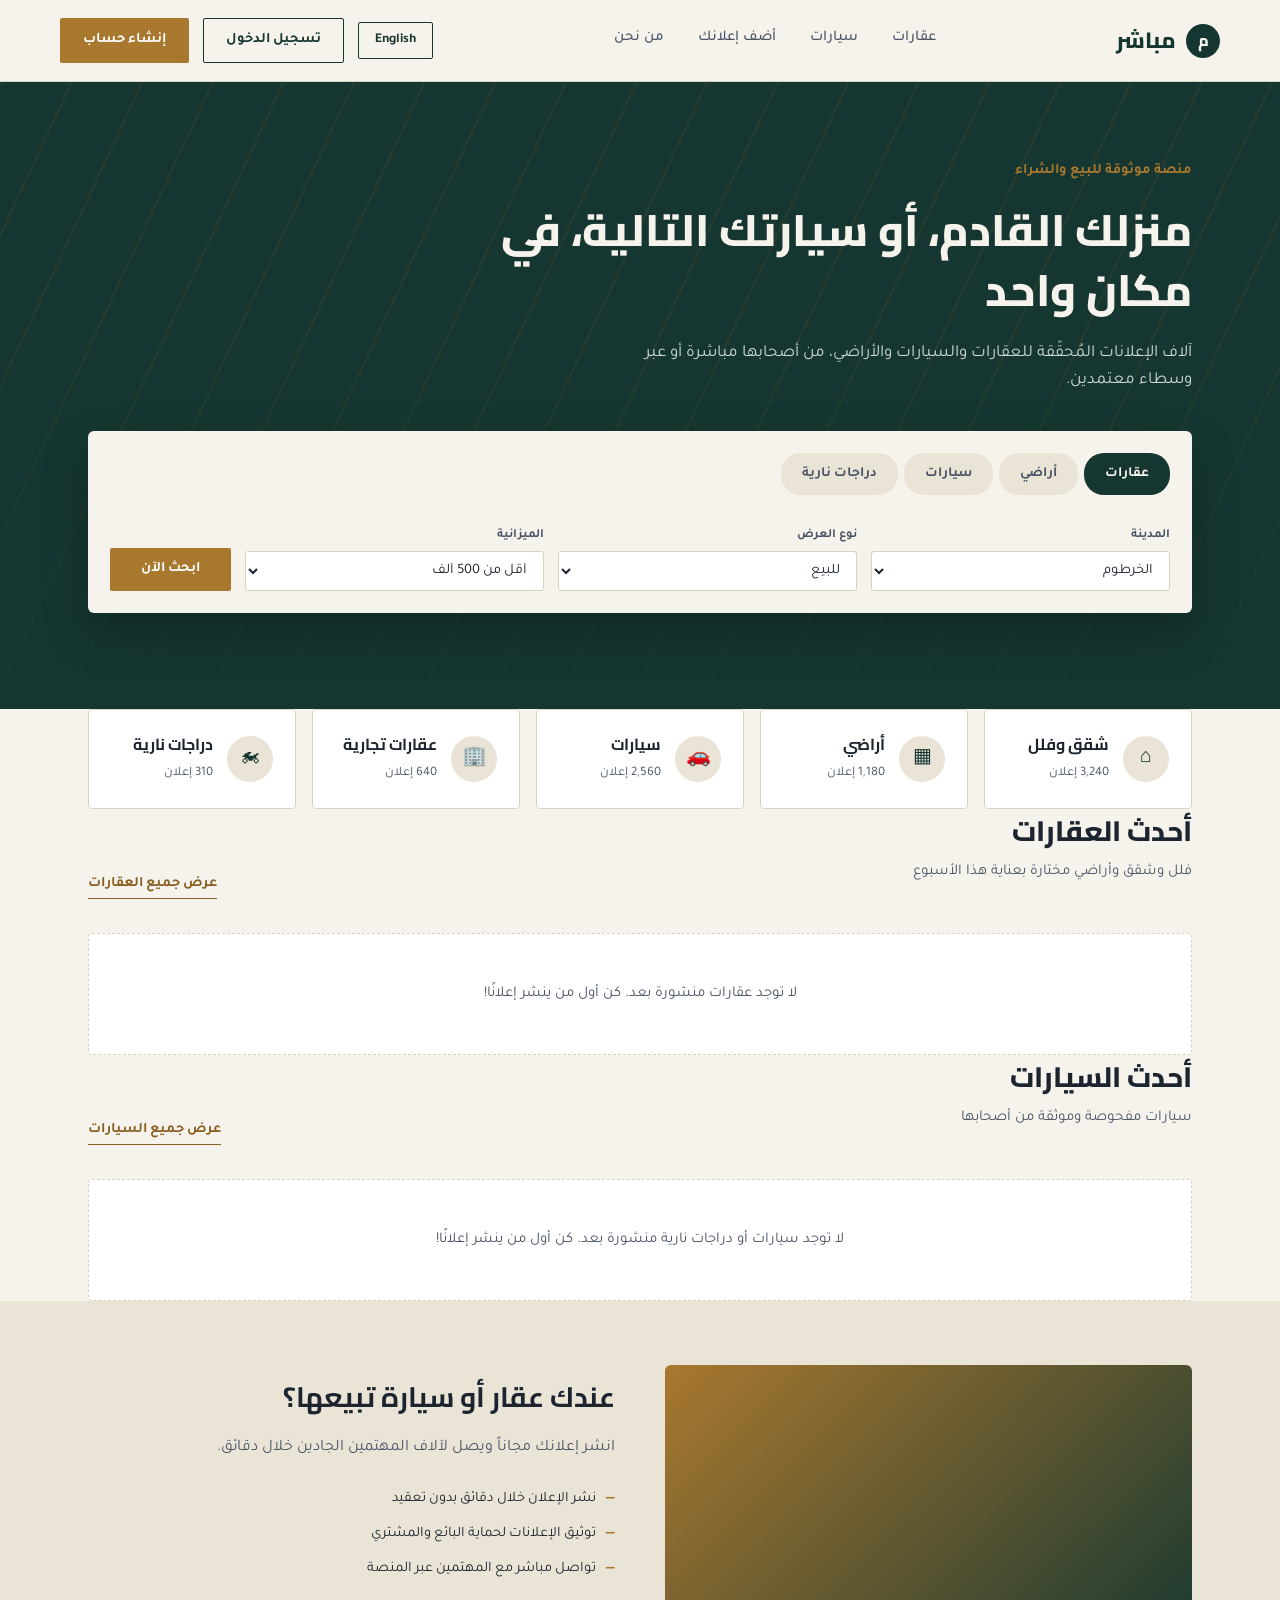
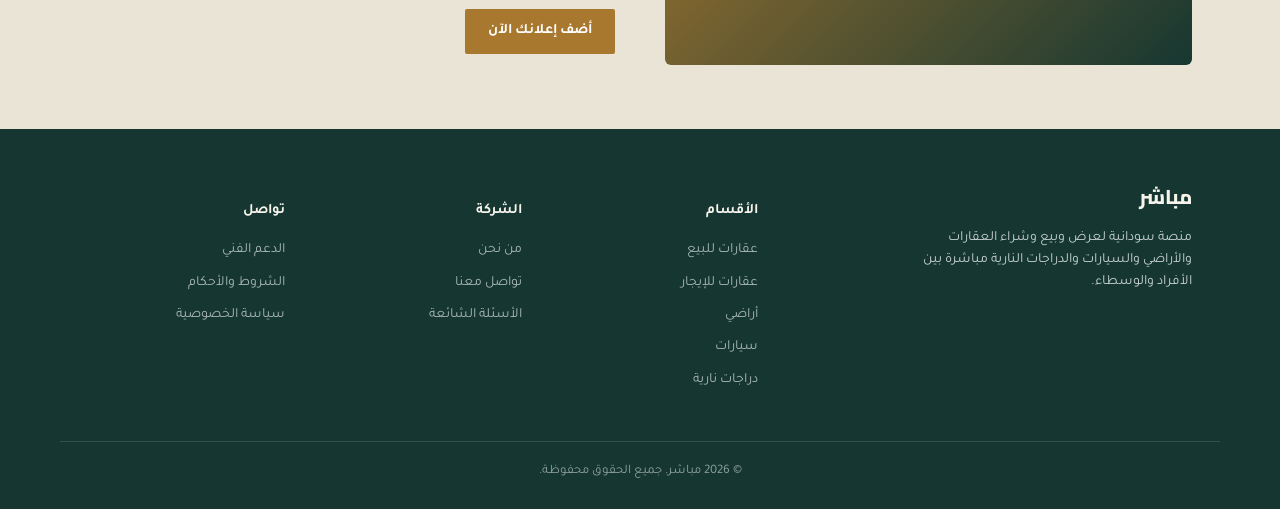
<file: version 0.1/index.html>
<!DOCTYPE html>
<html lang="ar" dir="rtl">
<head>
<meta charset="UTF-8">
<meta name="viewport" content="width=device-width, initial-scale=1.0">
<title data-i18n-title="meta.home.title">مباشر | عقارات وسيارات للبيع والإيجار</title>
<link rel="preconnect" href="https://fonts.googleapis.com">
<link rel="preconnect" href="https://fonts.gstatic.com" crossorigin>
<link href="https://fonts.googleapis.com/css2?family=Tajawal:wght@400;500;700;900&family=Cairo:wght@400;600;800&display=swap" rel="stylesheet">
<link rel="stylesheet" href="styles.css">
</head>
<body>

<header>
  <div class="wrap nav-row">
    <div class="brand"><span class="brand-mark" id="brandAvatar">م</span> <span data-i18n="brand.name">مباشر</span></div>
    <nav class="links">
      <a href="#realestate" data-i18n="nav.realestate">عقارات</a>
      <a href="#cars" data-i18n="nav.cars">سيارات</a>
      <a href="add-listing.html" data-i18n="nav.addListing">أضف إعلانك</a>
      <a href="my-listings.html" id="navMyListingsLink" data-i18n="nav.myListings" style="display:none;">إعلاناتي</a>
      <a href="messages.html" id="navMessagesLink" data-i18n="nav.messages" style="display:none;">رسائلي</a>
      <a href="subscription.html" id="navSubscriptionLink" data-i18n="nav.subscription" style="display:none;">اشتراكي</a>
      <a href="#about" data-i18n="nav.about">من نحن</a>
    </nav>
    <div class="auth-actions" id="authActions">
      <div class="header-user-badge" id="headerUserBadge">
        <span class="header-user-avatar" id="headerUserAvatar">م</span>
        <span class="header-user-name" id="headerUserName"></span>
      </div>
      <button type="button" class="btn btn-ghost lang-toggle" id="langToggle">English</button>
      <a class="btn btn-ghost" href="login.html" id="navLoginBtn" data-i18n="auth.login">تسجيل الدخول</a>
      <a class="btn btn-solid" href="signup.html" id="navSignupBtn" data-i18n="auth.signup">إنشاء حساب</a>
    </div>
  </div>
</header>

<div class="maintenance-banner" id="maintenanceBanner" style="display:none;"></div>

<section class="hero">
  <div class="wrap hero-inner">
    <div class="hero-eyebrow" data-i18n="hero.eyebrow">منصة موثوقة للبيع والشراء</div>
    <h1 data-i18n="hero.title">منزلك القادم، أو سيارتك التالية، في مكان واحد</h1>
    <p data-i18n="hero.subtitle">آلاف الإعلانات المُحقّقة للعقارات والسيارات والأراضي، من أصحابها مباشرة أو عبر وسطاء معتمدين.</p>

    <div class="search-panel">
      <div class="search-tabs">
        <div class="search-tab active" data-i18n="search.tab.realestate">عقارات</div>
        <div class="search-tab" data-i18n="search.tab.land">أراضي</div>
        <div class="search-tab" data-i18n="search.tab.cars">سيارات</div>
        <div class="search-tab" data-i18n="search.tab.moto">دراجات نارية</div>
      </div>
      <div class="field">
        <label data-i18n="search.city.label">المدينة</label>
        <select>
          <option data-i18n="city.khartoum">الخرطوم</option>
          <option data-i18n="city.omdurman">أم درمان</option>
          <option data-i18n="city.bahri">بحري</option>
          <option data-i18n="city.madani">مدني</option>
          <option data-i18n="city.portsudan">بورتسودان</option>
          <option data-i18n="city.kassala">كسلا</option>
          <option data-i18n="city.elobeid">الأبيض</option>
          <option data-i18n="city.nyala">نيالا</option>
          <option data-i18n="city.elfasher">الفاشر</option>
          <option data-i18n="city.elgeneina">الجنينة</option>
          <option data-i18n="city.kosti">كوستي</option>
          <option data-i18n="city.sennar">سنار</option>
          <option data-i18n="city.eddamazin">الدمازين</option>
          <option data-i18n="city.atbara">عطبرة</option>
          <option data-i18n="city.dongola">دنقلا</option>
          <option data-i18n="city.gadarif">القضارف</option>
          <option data-i18n="city.shendi">شندي</option>
          <option data-i18n="city.kadugli">كادقلي</option>
          <option data-i18n="city.zalingei">زالنجي</option>
          <option data-i18n="city.eddamer">الدامر</option>
        </select>
      </div>
      <div class="field">
        <label data-i18n="search.offerType.label">نوع العرض</label>
        <select>
          <option data-i18n="offer.sale">للبيع</option>
          <option data-i18n="offer.rent">للإيجار</option>
        </select>
      </div>
      <div class="field">
        <label data-i18n="search.budget.label">الميزانية</label>
        <select>
          <option data-i18n="budget.low">أقل من 500 ألف</option>
          <option data-i18n="budget.mid">500 ألف - مليون</option>
          <option data-i18n="budget.high">أكثر من مليون</option>
        </select>
      </div>
      <button class="btn btn-solid" data-i18n="search.cta">ابحث الآن</button>
    </div>
  </div>
</section>

<section class="wrap">
  <div class="category-strip">
    <div class="cat-card"><div class="cat-icon">⌂</div><div><h3 data-i18n="cat.apartments.title">شقق وفلل</h3><span data-i18n="cat.apartments.count">3٬240 إعلان</span></div></div>
    <div class="cat-card"><div class="cat-icon">▦</div><div><h3 data-i18n="cat.land.title">أراضي</h3><span data-i18n="cat.land.count">1٬180 إعلان</span></div></div>
    <div class="cat-card"><div class="cat-icon">🚗</div><div><h3 data-i18n="cat.cars.title">سيارات</h3><span data-i18n="cat.cars.count">2٬560 إعلان</span></div></div>
    <div class="cat-card"><div class="cat-icon">🏢</div><div><h3 data-i18n="cat.commercial.title">عقارات تجارية</h3><span data-i18n="cat.commercial.count">640 إعلان</span></div></div>
    <div class="cat-card"><div class="cat-icon">🏍</div><div><h3 data-i18n="cat.moto.title">دراجات نارية</h3><span data-i18n="cat.moto.count">310 إعلان</span></div></div>
  </div>
</section>

<section class="wrap" id="realestate">
  <div class="section-head">
    <div>
      <h2 data-i18n="realestate.heading">أحدث العقارات</h2>
      <p data-i18n="realestate.sub">فلل وشقق وأراضي مختارة بعناية هذا الأسبوع</p>
    </div>
    <a class="see-all" href="#" data-i18n="realestate.seeAll">عرض جميع العقارات</a>
  </div>
  <div class="grid" id="realestateGrid">
    <!-- تُعرض الإعلانات المنشورة فعليًا هنا تلقائيًا -->
  </div>
</section>

<section class="wrap" id="cars">
  <div class="section-head">
    <div>
      <h2 data-i18n="cars.heading">أحدث السيارات</h2>
      <p data-i18n="cars.sub">سيارات مفحوصة وموثقة من أصحابها</p>
    </div>
    <a class="see-all" href="#" data-i18n="cars.seeAll">عرض جميع السيارات</a>
  </div>
  <div class="grid" id="vehiclesGrid">
    <!-- تُعرض الإعلانات المنشورة فعليًا هنا تلقائيًا -->
  </div>
</section>

<section class="promo" id="sell">
  <div class="wrap promo-inner">
    <div class="promo-media"></div>
    <div class="promo-text">
      <h2 data-i18n="promo.heading">عندك عقار أو سيارة تبيعها؟</h2>
      <p data-i18n="promo.sub">انشر إعلانك مجاناً ويصل لآلاف المهتمين الجادين خلال دقائق.</p>
      <ul class="promo-list">
        <li data-i18n="promo.point1">نشر الإعلان خلال دقائق بدون تعقيد</li>
        <li data-i18n="promo.point2">توثيق الإعلانات لحماية البائع والمشتري</li>
        <li data-i18n="promo.point3">تواصل مباشر مع المهتمين عبر المنصة</li>
      </ul>
      <a class="btn btn-solid" href="add-listing.html" data-i18n="promo.cta">أضف إعلانك الآن</a>
    </div>
  </div>
</section>

<footer id="about">
  <div class="wrap foot-grid">
    <div>
      <div class="foot-brand" data-i18n="brand.name">مباشر</div>
      <p style="max-width:280px; font-size:14px;" data-i18n="footer.about">منصة سودانية لعرض وبيع وشراء العقارات والأراضي والسيارات والدراجات النارية مباشرة بين الأفراد والوسطاء.</p>
    </div>
    <div>
      <h4 data-i18n="footer.sections.heading">الأقسام</h4>
      <ul>
        <li data-i18n="footer.sections.saleRealestate">عقارات للبيع</li>
        <li data-i18n="footer.sections.rentRealestate">عقارات للإيجار</li>
        <li data-i18n="footer.sections.land">أراضي</li>
        <li data-i18n="footer.sections.cars">سيارات</li>
        <li data-i18n="footer.sections.moto">دراجات نارية</li>
      </ul>
    </div>
    <div>
      <h4 data-i18n="footer.company.heading">الشركة</h4>
      <ul>
        <li data-i18n="footer.company.about">من نحن</li>
        <li data-i18n="footer.company.contact">تواصل معنا</li>
        <li data-i18n="footer.company.faq">الأسئلة الشائعة</li>
      </ul>
    </div>
    <div>
      <h4 data-i18n="footer.contact.heading">تواصل</h4>
      <ul>
        <li data-i18n="footer.contact.support">الدعم الفني</li>
        <li><a href="terms.html" data-i18n="footer.contact.terms">الشروط والأحكام</a></li>
        <li><a href="privacy.html" data-i18n="footer.contact.privacy">سياسة الخصوصية</a></li>
      </ul>
    </div>
  </div>
  <div class="wrap foot-bottom" data-i18n="footer.copyright">© 2026 مباشر. جميع الحقوق محفوظة.</div>
</footer>

<div class="modal-overlay" id="profileModal">
  <div class="modal profile-modal">
    <button type="button" class="modal-close" id="closeProfile">×</button>
    <h3 data-i18n="profile.title">الملف الشخصي</h3>

    <div class="profile-photo-row">
      <div class="profile-photo-preview" id="profilePhotoPreview">م</div>
      <div>
        <label class="btn btn-ghost profile-photo-btn" for="profilePhotoInput" data-i18n="profile.changePhotoBtn">تغيير الصورة</label>
        <input type="file" id="profilePhotoInput" accept="image/*" style="display:none;">
      </div>
    </div>
    <div class="profile-account-info">
      <div class="profile-info-name" id="profileName"></div>
      <div class="profile-info-email" id="profileEmail"></div>
    </div>

    <div class="form-status" id="profileStatus"></div>

    <div class="form-field" id="profileAddressField">
      <label for="profileAddress" data-i18n="profile.addressLabel">العنوان</label>
      <input type="text" id="profileAddress" data-i18n-placeholder="profile.addressPlaceholder" placeholder="أدخل عنوانك">
    </div>
    <button type="button" class="btn btn-solid" id="saveAddressBtn" data-i18n="profile.saveAddressBtn" style="width:100%; margin-bottom:22px;">حفظ العنوان</button>

    <div class="form-section-title" data-i18n="profile.changePasswordTitle" style="margin-top:0;">تغيير كلمة المرور</div>
    <div class="form-field" id="currentPasswordField">
      <label for="currentPassword" data-i18n="profile.currentPasswordLabel">كلمة المرور الحالية</label>
      <input type="password" id="currentPassword">
      <span class="error-msg" data-i18n="profile.currentPasswordError">كلمة المرور الحالية غير صحيحة</span>
    </div>
    <div class="form-field" id="newPasswordProfileField">
      <label for="newPasswordProfile" data-i18n="profile.newPasswordLabel">كلمة المرور الجديدة</label>
      <input type="password" id="newPasswordProfile">
      <span class="error-msg" data-i18n="error.password">كلمة المرور يجب ألا تقل عن 6 أحرف</span>
    </div>
    <div class="form-field" id="confirmNewPasswordProfileField">
      <label for="confirmNewPasswordProfile" data-i18n="profile.confirmNewPasswordLabel">تأكيد كلمة المرور الجديدة</label>
      <input type="password" id="confirmNewPasswordProfile">
      <span class="error-msg" data-i18n="error.confirmPassword">كلمتا المرور غير متطابقتين</span>
    </div>
    <button type="button" class="btn btn-solid" id="savePasswordBtn" data-i18n="profile.savePasswordBtn" style="width:100%;">تحديث كلمة المرور</button>
  </div>
</div>

<script src="script.js"></script>

</body>
</html>
</file>
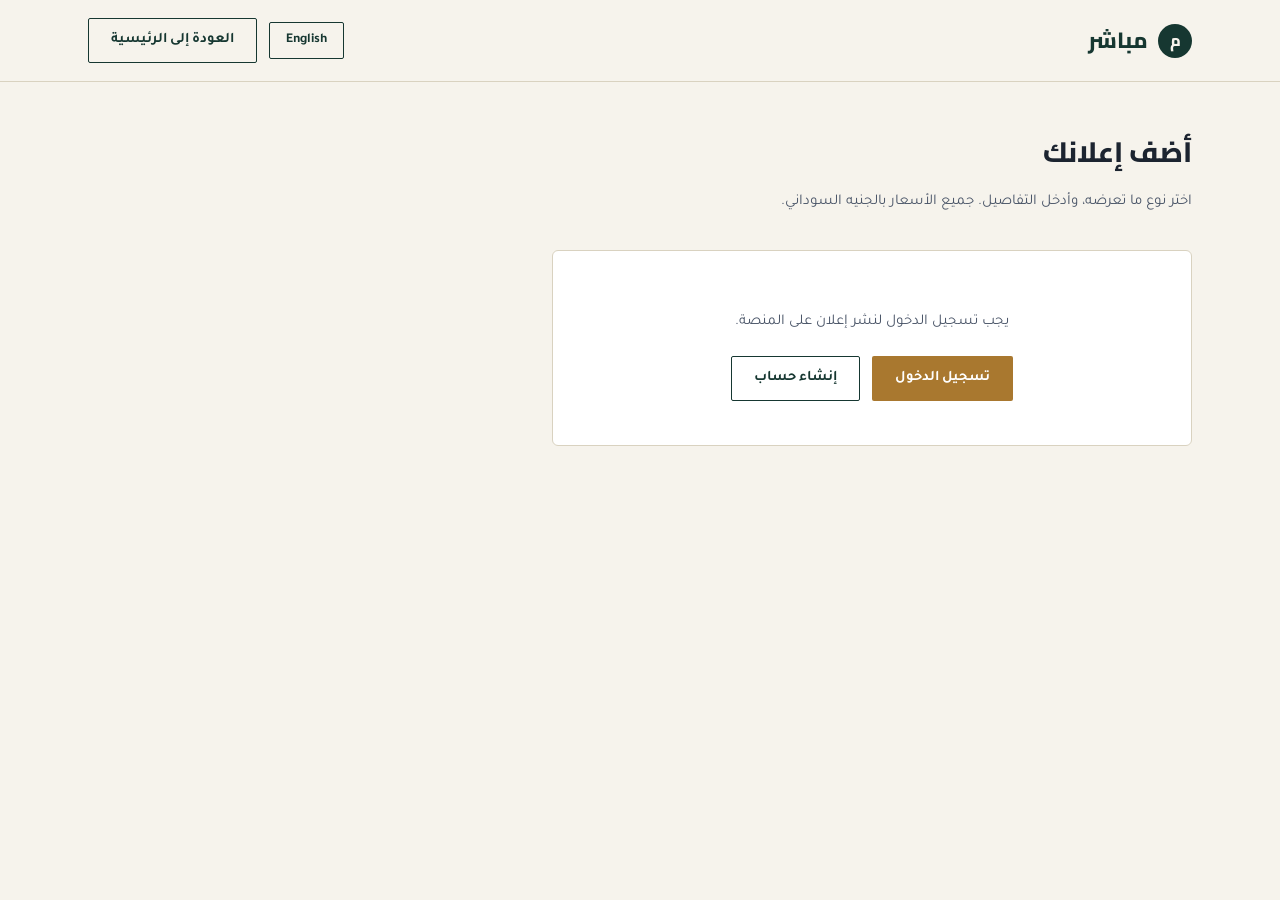
<file: version 0.1/add-listing.html>
<!DOCTYPE html>
<html lang="ar" dir="rtl">
<head>
<meta charset="UTF-8">
<meta name="viewport" content="width=device-width, initial-scale=1.0">
<title data-i18n-title="meta.listing.title">أضف إعلانك | مباشر</title>
<link rel="preconnect" href="https://fonts.googleapis.com">
<link rel="preconnect" href="https://fonts.gstatic.com" crossorigin>
<link href="https://fonts.googleapis.com/css2?family=Tajawal:wght@400;500;700;900&family=Cairo:wght@400;600;800&display=swap" rel="stylesheet">
<link rel="stylesheet" href="styles.css">
</head>
<body class="listing-page">

<header class="listing-header">
  <div class="wrap">
    <div class="brand"><span class="brand-mark" id="brandAvatar">م</span> <span data-i18n="brand.name">مباشر</span></div>
    <div style="display:flex; align-items:center; gap:12px;">
      <div class="header-user-badge" id="headerUserBadge">
        <span class="header-user-avatar" id="headerUserAvatar">م</span>
        <span class="header-user-name" id="headerUserName"></span>
      </div>
      <button type="button" class="btn btn-ghost lang-toggle" id="langToggle">English</button>
      <a class="btn btn-ghost" href="index.html" data-i18n="auth.backHomeShort">العودة إلى الرئيسية</a>
    </div>
  </div>
</header>

<main class="listing-main">
  <div class="wrap">
    <div class="listing-intro">
      <h1 data-i18n="listingPage.heading">أضف إعلانك</h1>
      <p data-i18n="listingPage.sub">اختر نوع ما تعرضه، وأدخل التفاصيل. جميع الأسعار بالجنيه السوداني.</p>
    </div>

    <!-- يظهر فقط للزائر غير المسجّل دخوله -->
    <div class="listing-form-card auth-required-notice" id="authRequiredNotice" style="display:none;">
      <p data-i18n="listingPage.authRequired">يجب تسجيل الدخول لنشر إعلان على المنصة.</p>
      <div class="auth-required-actions">
        <a class="btn btn-solid" href="login.html" data-i18n="auth.login">تسجيل الدخول</a>
        <a class="btn btn-ghost" href="signup.html" data-i18n="auth.signup">إنشاء حساب</a>
      </div>
    </div>

    <!-- يظهر عندما يكون الحساب غير مفعّل بعد (بانتظار المراجعة أو انتهت التجربة) -->
    <div class="listing-form-card auth-required-notice" id="subscriptionRequiredNotice" style="display:none;">
      <p id="subscriptionRequiredMessage"></p>
      <div class="auth-required-actions">
        <a class="btn btn-solid" href="subscription.html" data-i18n="subscription.goToSubscriptionBtn">إدارة الاشتراك</a>
      </div>
    </div>

    <div class="listing-form-card" id="listingFormCard">
      <div class="form-status" id="formStatus"></div>

      <form id="listingForm" novalidate>

        <div class="form-section-title" data-i18n="listingPage.categoryTitle">نوع الإعلان</div>
        <div class="category-picker" id="categoryPicker">
          <div class="category-option" data-category="land"><span class="cat-emoji">▦</span><span data-i18n="listingPage.cat.land">قطعة أرض</span></div>
          <div class="category-option" data-category="residential"><span class="cat-emoji">⌂</span><span data-i18n="listingPage.cat.residential">عقار سكني</span></div>
          <div class="category-option" data-category="commercial"><span class="cat-emoji">🏢</span><span data-i18n="listingPage.cat.commercial">عقار تجاري</span></div>
          <div class="category-option" data-category="car"><span class="cat-emoji">🚗</span><span data-i18n="listingPage.cat.car">سيارة</span></div>
          <div class="category-option" data-category="motorcycle"><span class="cat-emoji">🏍</span><span data-i18n="listingPage.cat.motorcycle">دراجة نارية</span></div>
        </div>
        <div class="form-field" id="categoryField" style="margin-top:-14px; margin-bottom:26px;">
          <span class="error-msg" data-i18n="listingPage.categoryError">الرجاء اختيار نوع الإعلان</span>
        </div>

        <!-- كل الحقول التالية تظهر فقط بعد اختيار نوع الإعلان -->
        <div class="listing-details" id="detailsWrapper">

          <div class="form-section-title" data-i18n="listingPage.detailsTitle">بيانات الإعلان</div>
          <div class="form-grid-2">
            <div class="form-field" id="offerTypeField">
              <label for="offerType" data-i18n="search.offerType.label">نوع العرض</label>
              <select id="offerType">
                <option value="" data-i18n="field.choose">اختر...</option>
                <option value="sale" data-i18n="offer.sale">للبيع</option>
                <option value="rent" data-i18n="offer.rent">للإيجار</option>
              </select>
              <span class="error-msg" data-i18n="listingPage.offerTypeError">الرجاء اختيار نوع العرض</span>
            </div>
            <div class="form-field" id="priceField">
              <label for="price" data-i18n="listingPage.priceLabel">السعر (بالجنيه السوداني)</label>
              <input type="text" inputmode="numeric" id="price" placeholder="2,500,000">
              <span class="error-msg" data-i18n="listingPage.priceError">الرجاء إدخال سعر صحيح</span>
            </div>
            <div class="form-field" id="cityField" style="grid-column:1 / -1;">
              <label for="city" data-i18n="search.city.label">المدينة</label>
              <select id="city">
                <option value="" data-i18n="listingPage.cityChoose">اختر المدينة...</option>
                <option value="khartoum" data-i18n="city.khartoum">الخرطوم</option>
                <option value="omdurman" data-i18n="city.omdurman">أم درمان</option>
                <option value="bahri" data-i18n="city.bahri">بحري</option>
                <option value="madani" data-i18n="city.madani">مدني</option>
                <option value="portsudan" data-i18n="city.portsudan">بورتسودان</option>
                <option value="kassala" data-i18n="city.kassala">كسلا</option>
                <option value="elobeid" data-i18n="city.elobeid">الأبيض</option>
                <option value="nyala" data-i18n="city.nyala">نيالا</option>
                <option value="elfasher" data-i18n="city.elfasher">الفاشر</option>
                <option value="elgeneina" data-i18n="city.elgeneina">الجنينة</option>
                <option value="kosti" data-i18n="city.kosti">كوستي</option>
                <option value="sennar" data-i18n="city.sennar">سنار</option>
                <option value="eddamazin" data-i18n="city.eddamazin">الدمازين</option>
                <option value="atbara" data-i18n="city.atbara">عطبرة</option>
                <option value="dongola" data-i18n="city.dongola">دنقلا</option>
                <option value="gadarif" data-i18n="city.gadarif">القضارف</option>
                <option value="shendi" data-i18n="city.shendi">شندي</option>
                <option value="kadugli" data-i18n="city.kadugli">كادقلي</option>
                <option value="zalingei" data-i18n="city.zalingei">زالنجي</option>
                <option value="eddamer" data-i18n="city.eddamer">الدامر</option>
              </select>
              <span class="error-msg" data-i18n="listingPage.cityError">الرجاء اختيار المدينة</span>
            </div>
          </div>

          <!-- Land -->
          <div class="field-group" id="group-land">
            <div class="form-section-title" data-i18n="listingPage.landDetails">تفاصيل الأرض</div>
            <div class="form-grid-2">
              <div class="form-field" id="landAreaField">
                <label for="landArea" data-i18n="listingPage.areaLabel">المساحة (م²)</label>
                <input type="number" id="landArea" min="0" placeholder="500">
                <span class="error-msg" data-i18n="listingPage.areaError">الرجاء إدخال المساحة</span>
              </div>
              <div class="form-field" id="landTypeField">
                <label for="landType" data-i18n="listingPage.landTypeLabel">نوع الأرض</label>
                <select id="landType">
                  <option value="" data-i18n="field.choose">اختر...</option>
                  <option value="residential" data-i18n="landType.residential">سكنية</option>
                  <option value="commercial" data-i18n="landType.commercial">تجارية</option>
                  <option value="agricultural" data-i18n="landType.agricultural">زراعية</option>
                </select>
                <span class="error-msg" data-i18n="listingPage.landTypeError">الرجاء اختيار نوع الأرض</span>
              </div>
              <div class="form-field" id="landAddressField" style="grid-column:1 / -1;">
                <label for="landAddress" data-i18n="listingPage.addressLabel">العنوان</label>
                <input type="text" id="landAddress" data-i18n-placeholder="listingPage.addressPlaceholder" placeholder="الحي، الشارع، أقرب علامة مميزة">
                <span class="error-msg" data-i18n="listingPage.addressError">الرجاء إدخال العنوان</span>
              </div>
              <div class="form-field" id="landNumberField" style="grid-column:1 / -1;">
                <label for="landNumber" data-i18n="listingPage.landNumberLabel">رقم قطعة الأرض</label>
                <input type="text" id="landNumber" placeholder="مثال: 1234/56">
                <span class="error-msg" id="landNumberErrorMsg" data-i18n="listingPage.landNumberError">الرجاء إدخال رقم قطعة الأرض</span>
                <span class="hint" data-i18n="listingPage.internalOnlyHintProperty">لن يظهر هذا الرقم للعملاء، ويُستخدم داخليًا فقط لمنع تكرار نشر نفس العقار أو قطعة الأرض أكثر من مرة.</span>
              </div>
            </div>
          </div>

          <!-- Residential -->
          <div class="field-group" id="group-residential">
            <div class="form-section-title" data-i18n="listingPage.resDetails">تفاصيل العقار السكني</div>
            <div class="form-grid-2">
              <div class="form-field" id="resAreaField">
                <label for="resArea" data-i18n="listingPage.areaLabel">المساحة (م²)</label>
                <input type="number" id="resArea" min="0" placeholder="300">
                <span class="error-msg" data-i18n="listingPage.areaError">الرجاء إدخال المساحة</span>
              </div>
              <div class="form-field" id="resRoomsField">
                <label for="resRooms" data-i18n="listingPage.roomsLabel">عدد الغرف</label>
                <input type="number" id="resRooms" min="0" placeholder="4">
                <span class="error-msg" data-i18n="listingPage.roomsError">الرجاء إدخال عدد الغرف</span>
              </div>
              <div class="form-field" id="resBathsField">
                <label for="resBaths" data-i18n="listingPage.bathsLabel">عدد الحمامات</label>
                <input type="number" id="resBaths" min="0" placeholder="2">
                <span class="error-msg" data-i18n="listingPage.bathsError">الرجاء إدخال عدد الحمامات</span>
              </div>
              <div class="form-field" id="resAddressField" style="grid-column:1 / -1;">
                <label for="resAddress" data-i18n="listingPage.addressLabel">العنوان</label>
                <input type="text" id="resAddress" data-i18n-placeholder="listingPage.addressPlaceholder" placeholder="الحي، الشارع، أقرب علامة مميزة">
                <span class="error-msg" data-i18n="listingPage.addressError">الرجاء إدخال العنوان</span>
              </div>
              <div class="form-field" id="resNumberField" style="grid-column:1 / -1;">
                <label for="resNumber" data-i18n="listingPage.propertyNumberLabel">رقم العقار</label>
                <input type="text" id="resNumber" placeholder="مثال: 4521">
                <span class="error-msg" id="resNumberErrorMsg" data-i18n="listingPage.propertyNumberError">الرجاء إدخال رقم العقار</span>
                <span class="hint" data-i18n="listingPage.internalOnlyHintProperty">لن يظهر هذا الرقم للعملاء، ويُستخدم داخليًا فقط لمنع تكرار نشر نفس العقار أو قطعة الأرض أكثر من مرة.</span>
              </div>
            </div>
          </div>

          <!-- Commercial -->
          <div class="field-group" id="group-commercial">
            <div class="form-section-title" data-i18n="listingPage.comDetails">تفاصيل العقار التجاري</div>
            <div class="form-grid-2">
              <div class="form-field" id="comAreaField">
                <label for="comArea" data-i18n="listingPage.areaLabel">المساحة (م²)</label>
                <input type="number" id="comArea" min="0" placeholder="150">
                <span class="error-msg" data-i18n="listingPage.areaError">الرجاء إدخال المساحة</span>
              </div>
              <div class="form-field" id="comTypeField">
                <label for="comType" data-i18n="listingPage.comTypeLabel">نوع الاستخدام</label>
                <select id="comType">
                  <option value="" data-i18n="field.choose">اختر...</option>
                  <option value="shop" data-i18n="comType.shop">محل تجاري</option>
                  <option value="office" data-i18n="comType.office">مكتب</option>
                  <option value="warehouse" data-i18n="comType.warehouse">مستودع</option>
                  <option value="mall" data-i18n="comType.mall">مجمع تجاري</option>
                </select>
                <span class="error-msg" data-i18n="listingPage.comTypeError">الرجاء اختيار نوع الاستخدام</span>
              </div>
              <div class="form-field" id="comAddressField" style="grid-column:1 / -1;">
                <label for="comAddress" data-i18n="listingPage.addressLabel">العنوان</label>
                <input type="text" id="comAddress" data-i18n-placeholder="listingPage.addressPlaceholder" placeholder="الحي، الشارع، أقرب علامة مميزة">
                <span class="error-msg" data-i18n="listingPage.addressError">الرجاء إدخال العنوان</span>
              </div>
              <div class="form-field" id="comNumberField" style="grid-column:1 / -1;">
                <label for="comNumber" data-i18n="listingPage.propertyNumberLabel">رقم العقار</label>
                <input type="text" id="comNumber" placeholder="مثال: 7788">
                <span class="error-msg" id="comNumberErrorMsg" data-i18n="listingPage.propertyNumberError">الرجاء إدخال رقم العقار</span>
                <span class="hint" data-i18n="listingPage.internalOnlyHintProperty">لن يظهر هذا الرقم للعملاء، ويُستخدم داخليًا فقط لمنع تكرار نشر نفس العقار أو قطعة الأرض أكثر من مرة.</span>
              </div>
            </div>
          </div>

          <!-- Car -->
          <div class="field-group" id="group-car">
            <div class="form-section-title" data-i18n="listingPage.carDetails">تفاصيل السيارة</div>
            <div class="form-grid-2">
              <div class="form-field" id="carBrandField">
                <label for="carBrand" data-i18n="listingPage.brandLabel">شركة التصنيع</label>
                <select id="carBrand"><option value="" data-i18n="listingPage.brandChoose">اختر الشركة...</option></select>
                <span class="error-msg" data-i18n="listingPage.brandError">الرجاء اختيار شركة التصنيع</span>
              </div>
              <div class="form-field" id="carModelField">
                <label for="carModel" data-i18n="listingPage.modelLabel">الموديل</label>
                <select id="carModel"><option value="" data-i18n="listingPage.modelChooseBrandFirst">اختر الشركة أولاً</option></select>
                <span class="error-msg" data-i18n="listingPage.modelError">الرجاء اختيار الموديل</span>
              </div>
              <div class="form-field" id="carYearField">
                <label for="carYear" data-i18n="listingPage.yearLabel">سنة الصنع</label>
                <select id="carYear"><option value="" data-i18n="listingPage.yearChoose">اختر السنة...</option></select>
                <span class="error-msg" data-i18n="listingPage.yearError">الرجاء اختيار سنة الصنع</span>
              </div>
              <div class="form-field" id="carOdometerField">
                <label for="carOdometer" data-i18n="listingPage.odometerLabel">عداد الكيلومترات (كم)</label>
                <input type="text" inputmode="numeric" id="carOdometer" placeholder="45,000">
                <span class="error-msg" data-i18n="listingPage.odometerError">الرجاء إدخال قراءة عداد الكيلومترات</span>
              </div>
              <div class="form-field" id="carRegistrationField" style="grid-column:1 / -1;">
                <label for="carRegistration" data-i18n="listingPage.carRegistrationLabel">رقم استمارة السيارة</label>
                <input type="text" id="carRegistration" placeholder="مثال: KRT-778241">
                <span class="error-msg" id="carRegistrationErrorMsg" data-i18n="listingPage.carRegistrationError">الرجاء إدخال رقم استمارة السيارة</span>
                <span class="hint" data-i18n="listingPage.internalOnlyHintCar">لن يظهر هذا الرقم للعملاء، ويُستخدم داخليًا فقط لمنع تكرار نشر نفس السيارة أكثر من مرة.</span>
              </div>
            </div>
          </div>

          <!-- Motorcycle -->
          <div class="field-group" id="group-motorcycle">
            <div class="form-section-title" data-i18n="listingPage.motoDetails">تفاصيل الدراجة النارية</div>
            <div class="form-grid-2">
              <div class="form-field" id="motoBrandField">
                <label for="motoBrand" data-i18n="listingPage.brandLabel">شركة التصنيع</label>
                <select id="motoBrand"><option value="" data-i18n="listingPage.brandChoose">اختر الشركة...</option></select>
                <span class="error-msg" data-i18n="listingPage.brandError">الرجاء اختيار شركة التصنيع</span>
              </div>
              <div class="form-field" id="motoModelField">
                <label for="motoModel" data-i18n="listingPage.modelLabel">الموديل</label>
                <select id="motoModel"><option value="" data-i18n="listingPage.modelChooseBrandFirst">اختر الشركة أولاً</option></select>
                <span class="error-msg" data-i18n="listingPage.modelError">الرجاء اختيار الموديل</span>
              </div>
              <div class="form-field" id="motoYearField">
                <label for="motoYear" data-i18n="listingPage.yearLabel">سنة الصنع</label>
                <select id="motoYear"><option value="" data-i18n="listingPage.yearChoose">اختر السنة...</option></select>
                <span class="error-msg" data-i18n="listingPage.yearError">الرجاء اختيار سنة الصنع</span>
              </div>
              <div class="form-field" id="motoOdometerField">
                <label for="motoOdometer" data-i18n="listingPage.odometerLabel">عداد الكيلومترات (كم)</label>
                <input type="text" inputmode="numeric" id="motoOdometer" placeholder="8,000">
                <span class="error-msg" data-i18n="listingPage.odometerError">الرجاء إدخال قراءة عداد الكيلومترات</span>
              </div>
            </div>
          </div>

          <div class="form-section-title" data-i18n="listingPage.photosTitle">الصور</div>
          <div class="form-field" id="photosField">
            <label for="photos" data-i18n="listingPage.photosLabelRequired">إرفاق صور</label>
            <input type="file" id="photos" accept="image/*" multiple>
            <span class="error-msg" data-i18n="listingPage.photosError">الرجاء إرفاق صورة واحدة على الأقل</span>
            <span class="hint" data-i18n="listingPage.photosHintRequired">يجب إرفاق صورة واحدة على الأقل لنشر الإعلان.</span>
            <div id="currentPhotosPreview"></div>
          </div>

          <div class="form-section-title" data-i18n="listingPage.descTitle">وصف الإعلان</div>
          <div class="form-field" id="descField">
            <label for="description" data-i18n="listingPage.descLabel">وصف إضافي (اختياري)</label>
            <textarea id="description" data-i18n-placeholder="listingPage.descPlaceholder" placeholder="أضف أي تفاصيل إضافية تساعد المهتمين، مثل الحالة، الإضافات، أو سبب البيع..."></textarea>
            <span class="hint" data-i18n="listingPage.descHint">للسيارات والدراجات: اذكر حالة الفحص، المسافة المقطوعة، أو أي تعديلات.</span>
          </div>

          <button type="submit" class="submit-btn" id="submitBtn" style="margin-top:10px;" data-i18n="listingPage.publishBtn">نشر الإعلان</button>

        </div>
        <!-- /detailsWrapper -->

      </form>
    </div>
  </div>
</main>

<div class="modal-overlay" id="profileModal">
  <div class="modal profile-modal">
    <button type="button" class="modal-close" id="closeProfile">×</button>
    <h3 data-i18n="profile.title">الملف الشخصي</h3>

    <div class="profile-photo-row">
      <div class="profile-photo-preview" id="profilePhotoPreview">م</div>
      <div>
        <label class="btn btn-ghost profile-photo-btn" for="profilePhotoInput" data-i18n="profile.changePhotoBtn">تغيير الصورة</label>
        <input type="file" id="profilePhotoInput" accept="image/*" style="display:none;">
      </div>
    </div>
    <div class="profile-account-info">
      <div class="profile-info-name" id="profileName"></div>
      <div class="profile-info-email" id="profileEmail"></div>
    </div>

    <div class="form-status" id="profileStatus"></div>

    <div class="form-field" id="profileAddressField">
      <label for="profileAddress" data-i18n="profile.addressLabel">العنوان</label>
      <input type="text" id="profileAddress" data-i18n-placeholder="profile.addressPlaceholder" placeholder="أدخل عنوانك">
    </div>
    <button type="button" class="btn btn-solid" id="saveAddressBtn" data-i18n="profile.saveAddressBtn" style="width:100%; margin-bottom:22px;">حفظ العنوان</button>

    <div class="form-section-title" data-i18n="profile.changePasswordTitle" style="margin-top:0;">تغيير كلمة المرور</div>
    <div class="form-field" id="currentPasswordField">
      <label for="currentPassword" data-i18n="profile.currentPasswordLabel">كلمة المرور الحالية</label>
      <input type="password" id="currentPassword">
      <span class="error-msg" data-i18n="profile.currentPasswordError">كلمة المرور الحالية غير صحيحة</span>
    </div>
    <div class="form-field" id="newPasswordProfileField">
      <label for="newPasswordProfile" data-i18n="profile.newPasswordLabel">كلمة المرور الجديدة</label>
      <input type="password" id="newPasswordProfile">
      <span class="error-msg" data-i18n="error.password">كلمة المرور يجب ألا تقل عن 6 أحرف</span>
    </div>
    <div class="form-field" id="confirmNewPasswordProfileField">
      <label for="confirmNewPasswordProfile" data-i18n="profile.confirmNewPasswordLabel">تأكيد كلمة المرور الجديدة</label>
      <input type="password" id="confirmNewPasswordProfile">
      <span class="error-msg" data-i18n="error.confirmPassword">كلمتا المرور غير متطابقتين</span>
    </div>
    <button type="button" class="btn btn-solid" id="savePasswordBtn" data-i18n="profile.savePasswordBtn" style="width:100%;">تحديث كلمة المرور</button>
  </div>
</div>

<script src="script.js"></script>

</body>
</html>
</file>
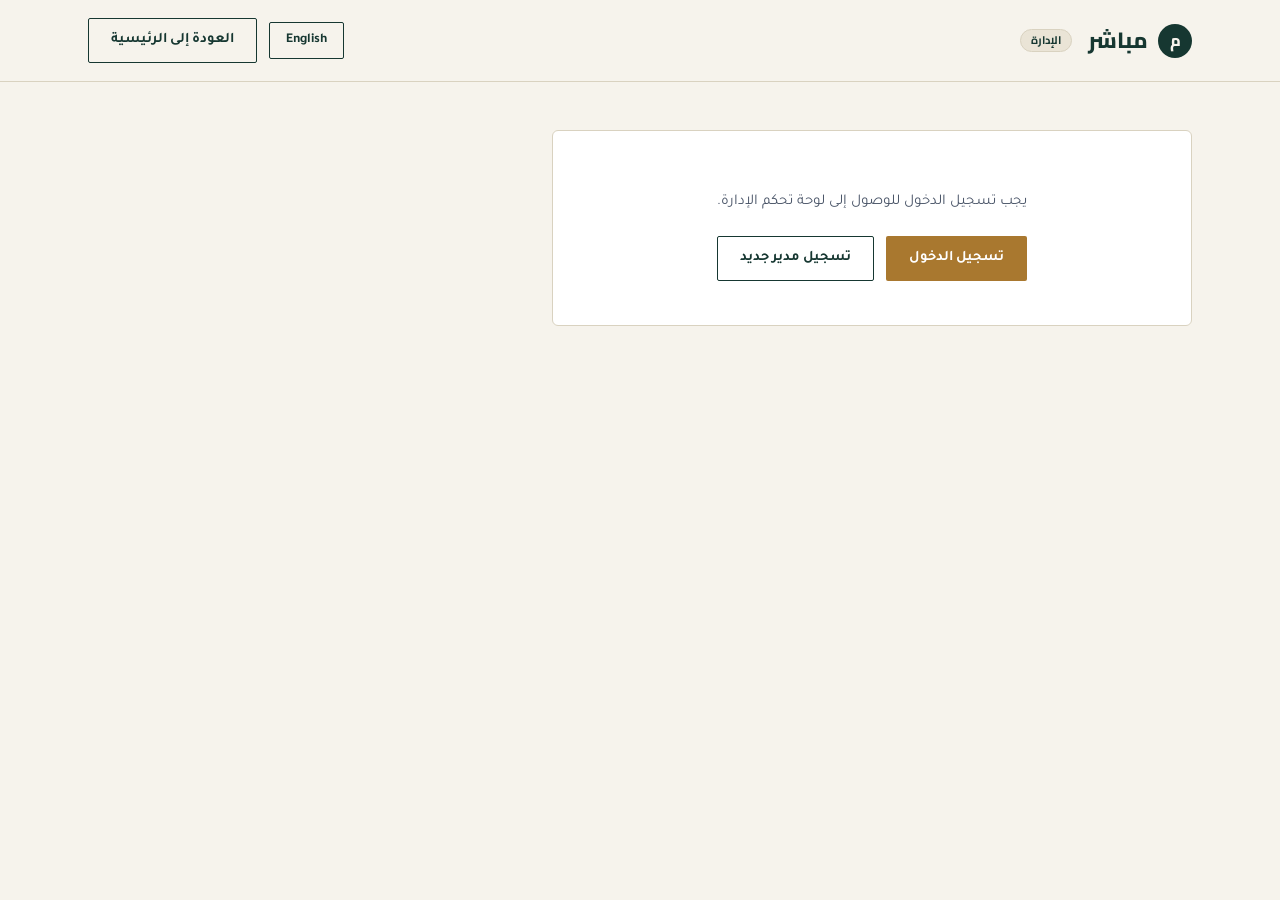
<file: version 0.1/admin.html>
<!DOCTYPE html>
<html lang="ar" dir="rtl">
<head>
<meta charset="UTF-8">
<meta name="viewport" content="width=device-width, initial-scale=1.0">
<title data-i18n-title="meta.admin.title">لوحة تحكم الإدارة | مباشر</title>
<link rel="preconnect" href="https://fonts.googleapis.com">
<link rel="preconnect" href="https://fonts.gstatic.com" crossorigin>
<link href="https://fonts.googleapis.com/css2?family=Tajawal:wght@400;500;700;900&family=Cairo:wght@400;600;800&display=swap" rel="stylesheet">
<link rel="stylesheet" href="styles.css">
</head>
<body class="listing-page admin-page">

<header class="listing-header">
  <div class="wrap">
    <div class="brand"><span class="brand-mark" id="brandAvatar">م</span> <span data-i18n="brand.name">مباشر</span> <span class="admin-badge" data-i18n="admin.badge">الإدارة</span></div>
    <div style="display:flex; align-items:center; gap:12px;">
      <div class="header-user-badge" id="headerUserBadge">
        <span class="header-user-avatar" id="headerUserAvatar">م</span>
        <span class="header-user-name" id="headerUserName"></span>
      </div>
      <button type="button" class="btn btn-ghost lang-toggle" id="langToggle">English</button>
      <a class="btn btn-ghost" href="index.html" data-i18n="auth.backHomeShort">العودة إلى الرئيسية</a>
    </div>
  </div>
</header>

<main class="listing-main" id="adminRoot">
  <div class="wrap">

    <!-- يظهر لمن لم يسجل الدخول: اختيار بين تسجيل الدخول أو تسجيل مدير جديد -->
    <div class="listing-form-card auth-required-notice" id="adminLoginNotice" style="display:none;">
      <p data-i18n="admin.loginRequired">يجب تسجيل الدخول للوصول إلى لوحة تحكم الإدارة.</p>
      <div class="auth-required-actions">
        <a class="btn btn-solid" href="login.html" data-i18n="auth.login">تسجيل الدخول</a>
        <button type="button" class="btn btn-ghost" id="showAdminRegisterBtn" data-i18n="admin.registerNewAdminBtn">تسجيل مدير جديد</button>
      </div>
    </div>

    <!-- تسجيل مدير جديد: يتطلب بيانات المدير العام للتفويض، ثم بيانات المدير الجديد وصلاحياته -->
    <div class="listing-form-card auth-required-notice" id="adminRegisterGate" style="display:none;">
      <h2 data-i18n="admin.registerNewAdmin.heading">تسجيل مدير جديد</h2>
      <p class="admin-note" data-i18n="admin.registerNewAdmin.note">هذه العملية متاحة فقط للمدير العام (Super Admin). أدخل بيانات المدير العام أدناه لتفويض العملية، ثم بيانات المدير الجديد ونوع صلاحياته.</p>

      <div class="form-status" id="adminRegisterStatus"></div>

      <div class="form-section-title" data-i18n="admin.registerNewAdmin.authorizerTitle">بيانات المدير العام (للتفويض)</div>
      <div class="form-field" id="authorizerEmailField">
        <label for="authorizerEmail" data-i18n="field.email">البريد الإلكتروني</label>
        <input type="email" id="authorizerEmail" autocomplete="off">
        <span class="error-msg" data-i18n="admin.registerNewAdmin.authorizerError">بيانات المدير العام غير صحيحة، أو الحساب لا يملك صلاحية المدير العام</span>
      </div>
      <div class="form-field" id="authorizerPasswordField">
        <label for="authorizerPassword" data-i18n="field.password">كلمة المرور</label>
        <input type="password" id="authorizerPassword" autocomplete="off">
      </div>

      <div class="form-section-title" data-i18n="admin.registerNewAdmin.newAdminTitle">بيانات المدير الجديد</div>
      <div class="form-field" id="newAdminNameField">
        <label for="newAdminName" data-i18n="field.fullName">الاسم الكامل</label>
        <input type="text" id="newAdminName">
        <span class="error-msg" data-i18n="error.fullName">الرجاء إدخال الاسم الكامل</span>
      </div>
      <div class="form-field" id="newAdminEmailField">
        <label for="newAdminEmail" data-i18n="field.email">البريد الإلكتروني</label>
        <input type="email" id="newAdminEmail">
        <span class="error-msg" id="newAdminEmailFormatMsg" data-i18n="error.email">الرجاء إدخال بريد إلكتروني صحيح</span>
        <span class="error-msg" id="newAdminEmailExistsMsg" data-i18n="auth.emailExists">هذا البريد الإلكتروني مسجّل بالفعل</span>
      </div>
      <div class="form-field" id="newAdminPhoneField">
        <label for="newAdminPhone" data-i18n="field.phone">رقم الجوال</label>
        <input type="tel" id="newAdminPhone" placeholder="09xxxxxxxx">
        <span class="error-msg" data-i18n="error.phone">الرجاء إدخال رقم جوال صحيح (10 أرقام)</span>
      </div>
      <div class="form-field" id="newAdminPasswordField">
        <label for="newAdminPassword" data-i18n="field.password">كلمة المرور</label>
        <input type="password" id="newAdminPassword">
        <span class="error-msg" data-i18n="error.password">كلمة المرور يجب ألا تقل عن 6 أحرف</span>
      </div>
      <div class="form-field" id="newAdminConfirmPasswordField">
        <label for="newAdminConfirmPassword" data-i18n="field.confirmPassword">تأكيد كلمة المرور</label>
        <input type="password" id="newAdminConfirmPassword">
        <span class="error-msg" data-i18n="error.confirmPassword">كلمتا المرور غير متطابقتين</span>
      </div>
      <div class="form-field" id="newAdminRoleField">
        <label for="newAdminRole" data-i18n="admin.registerNewAdmin.roleLabel">نوع الصلاحية</label>
        <select id="newAdminRole"></select>
      </div>

      <div class="auth-required-actions">
        <button type="button" class="btn btn-solid" id="submitAdminRegisterBtn" data-i18n="admin.registerNewAdmin.submitBtn">تسجيل المدير الجديد</button>
        <button type="button" class="btn btn-ghost" id="backToAdminLoginBtn" data-i18n="admin.registerNewAdmin.backBtn">العودة لتسجيل الدخول</button>
      </div>
    </div>

    <!-- يظهر لمن سجّل دخوله لكن لا يملك صلاحية إدارية -->
    <div class="listing-form-card auth-required-notice" id="adminAccessDenied" style="display:none;">
      <p data-i18n="admin.accessDenied">حسابك لا يملك صلاحية الوصول إلى لوحة تحكم الإدارة.</p>
      <a class="btn btn-ghost" href="index.html" data-i18n="auth.backHomeShort">العودة إلى الرئيسية</a>
    </div>

    <!-- يظهر عند عدم وجود أي مدير عام بعد (تهيئة أولية) -->
    <div class="listing-form-card auth-required-notice" id="adminBootstrap" style="display:none;">
      <p data-i18n="admin.bootstrapNote">لا يوجد بعد أي حساب "مدير عام" على المنصة. بصفتك أول مستخدم يفتح هذه الصفحة، يمكنك تفعيل صلاحية المدير العام لحسابك الحالي.</p>
      <button type="button" class="btn btn-solid" id="claimSuperAdminBtn" data-i18n="admin.claimSuperAdminBtn">تفعيل صلاحية المدير العام لحسابي</button>
    </div>

    <!-- مصادقة ثنائية إضافية لحسابات الإدارة (إن كانت مفعّلة) -->
    <div class="listing-form-card auth-required-notice" id="adminTwoFactorGate" style="display:none;">
      <p data-i18n="admin.twoFactorPrompt">هذا الحساب مفعّل عليه التحقق بخطوتين. أدخل الرمز المؤقت المعروض أدناه لإثبات الهوية (بيئة تجريبية: يظهر الرمز هنا بدلاً من إرساله فعليًا).</p>
      <div class="otp-display" id="adminOtpDisplay"></div>
      <div class="form-field" id="adminOtpField">
        <input type="text" id="adminOtpInput" data-i18n-placeholder="forgot.otpLabel" placeholder="أدخل كلمة المرور المؤقتة">
        <span class="error-msg" data-i18n="forgot.otpError">كلمة المرور المؤقتة غير صحيحة</span>
      </div>
      <button type="button" class="btn btn-solid" id="adminOtpVerifyBtn" data-i18n="forgot.verifyBtn">تحقق</button>
    </div>

    <!-- واجهة لوحة التحكم -->
    <div class="admin-shell" id="adminShell" style="display:none;">
      <aside class="admin-sidebar">
        <div class="admin-role-chip" id="adminRoleChip"></div>
        <nav class="admin-nav" id="adminNav"></nav>
      </aside>

      <div class="admin-content">

        <section class="admin-section" id="section-dashboard">
          <h2 data-i18n="admin.dashboard.heading">لوحة التحكم</h2>
          <div class="admin-stats-grid" id="dashboardStats"></div>
          <div class="admin-panel">
            <h3 data-i18n="admin.dashboard.topCities">أكثر المناطق نشاطًا</h3>
            <div id="dashboardTopCities"></div>
          </div>
        </section>

        <section class="admin-section" id="section-users">
          <div class="admin-panel" id="pendingReviewPanel" style="border-top:none; margin-top:0; padding-top:0;">
            <h3 data-i18n="admin.pendingReview.heading">طلبات التسجيل بانتظار المراجعة</h3>
            <p class="admin-note" data-i18n="admin.pendingReview.note">راجع الرقم الوطني وصورة الهوية قبل الموافقة على الحساب. عند الموافقة تبدأ فترة تجربة مجانية مدتها 7 أيام تلقائيًا.</p>
            <div class="admin-table-wrap">
              <table class="admin-table">
                <thead>
                  <tr>
                    <th data-i18n="admin.pendingReview.col.name">الاسم</th>
                    <th data-i18n="admin.pendingReview.col.email">البريد</th>
                    <th data-i18n="admin.pendingReview.col.nationalId">الرقم الوطني</th>
                    <th data-i18n="admin.pendingReview.col.idPhoto">صورة الهوية</th>
                    <th data-i18n="admin.pendingReview.col.plan">الخطة المطلوبة</th>
                    <th data-i18n="admin.pendingReview.col.actions">إجراءات</th>
                  </tr>
                </thead>
                <tbody id="pendingReviewTableBody"></tbody>
              </table>
            </div>
            <p class="admin-note" id="pendingReviewEmptyNote" data-i18n="admin.pendingReview.empty" style="display:none;">لا توجد طلبات تسجيل بانتظار المراجعة حاليًا.</p>
          </div>

          <div class="admin-section-head" style="margin-top:24px;">
            <h2 data-i18n="admin.users.heading">إدارة المستخدمين</h2>
            <input type="text" id="usersSearchInput" class="admin-search" data-i18n-placeholder="admin.users.searchPlaceholder" placeholder="بحث بالاسم أو البريد...">
          </div>
          <div class="admin-table-wrap">
            <table class="admin-table">
              <thead>
                <tr>
                  <th data-i18n="admin.users.col.name">الاسم</th>
                  <th data-i18n="admin.users.col.email">البريد</th>
                  <th data-i18n="admin.users.col.phone">الجوال</th>
                  <th data-i18n="admin.users.col.role">الدور</th>
                  <th data-i18n="admin.users.col.status">الحالة</th>
                  <th data-i18n="admin.users.col.accountStage">مرحلة الاشتراك</th>
                  <th data-i18n="admin.users.col.plan">الخطة</th>
                  <th data-i18n="admin.users.col.joined">آخر دخول</th>
                  <th data-i18n="admin.users.col.actions">إجراءات</th>
                </tr>
              </thead>
              <tbody id="usersTableBody"></tbody>
            </table>
          </div>
        </section>

        <section class="admin-section" id="section-cars">
          <h2 data-i18n="admin.cars.heading">إدارة السيارات والدراجات النارية</h2>
          <div class="admin-table-wrap">
            <table class="admin-table">
              <thead>
                <tr>
                  <th data-i18n="admin.listings.col.title">الإعلان</th>
                  <th data-i18n="admin.listings.col.owner">المالك</th>
                  <th data-i18n="admin.listings.col.price">السعر</th>
                  <th data-i18n="admin.listings.col.city">المدينة</th>
                  <th data-i18n="admin.listings.col.status">الحالة</th>
                  <th data-i18n="admin.listings.col.visibility">الظهور</th>
                  <th data-i18n="admin.listings.col.actions">إجراءات</th>
                </tr>
              </thead>
              <tbody id="carsTableBody"></tbody>
            </table>
          </div>
        </section>

        <section class="admin-section" id="section-properties">
          <h2 data-i18n="admin.properties.heading">إدارة العقارات والأراضي</h2>
          <div class="admin-table-wrap">
            <table class="admin-table">
              <thead>
                <tr>
                  <th data-i18n="admin.listings.col.title">الإعلان</th>
                  <th data-i18n="admin.listings.col.owner">المالك</th>
                  <th data-i18n="admin.listings.col.price">السعر</th>
                  <th data-i18n="admin.listings.col.city">المدينة</th>
                  <th data-i18n="admin.listings.col.status">الحالة</th>
                  <th data-i18n="admin.listings.col.visibility">الظهور</th>
                  <th data-i18n="admin.listings.col.actions">إجراءات</th>
                </tr>
              </thead>
              <tbody id="propertiesTableBody"></tbody>
            </table>
          </div>
        </section>

        <section class="admin-section" id="section-listings">
          <div class="admin-section-head">
            <h2 data-i18n="admin.listings.heading">جميع الإعلانات</h2>
            <input type="text" id="listingsSearchInput" class="admin-search" data-i18n-placeholder="admin.listings.searchPlaceholder" placeholder="بحث في الإعلانات...">
          </div>
          <div class="admin-table-wrap">
            <table class="admin-table">
              <thead>
                <tr>
                  <th data-i18n="admin.listings.col.category">النوع</th>
                  <th data-i18n="admin.listings.col.title">الإعلان</th>
                  <th data-i18n="admin.listings.col.owner">المالك</th>
                  <th data-i18n="admin.listings.col.price">السعر</th>
                  <th data-i18n="admin.listings.col.city">المدينة</th>
                  <th data-i18n="admin.listings.col.status">الحالة</th>
                  <th data-i18n="admin.listings.col.visibility">الظهور</th>
                  <th data-i18n="admin.listings.col.actions">إجراءات</th>
                </tr>
              </thead>
              <tbody id="listingsTableBody"></tbody>
            </table>
          </div>
        </section>

        <section class="admin-section" id="section-payments">
          <h2 data-i18n="admin.payments.heading">المدفوعات</h2>
          <p class="admin-note" data-i18n="admin.payments.simulatedNote">بيانات مشتقة من خطط الاشتراك الحالية للمستخدمين. لا توجد بوابة دفع فعلية مربوطة بهذا الموقع التجريبي.</p>
          <div class="admin-stats-grid" id="paymentsStats"></div>
          <div class="admin-table-wrap">
            <table class="admin-table">
              <thead>
                <tr>
                  <th data-i18n="admin.payments.col.user">المستخدم</th>
                  <th data-i18n="admin.payments.col.plan">الخطة</th>
                  <th data-i18n="admin.payments.col.amount">القيمة التقديرية</th>
                </tr>
              </thead>
              <tbody id="paymentsTableBody"></tbody>
            </table>
          </div>
        </section>

        <section class="admin-section" id="section-subscriptions">
          <h2 data-i18n="admin.subscriptions.heading">الاشتراكات</h2>
          <div class="admin-table-wrap">
            <table class="admin-table">
              <thead>
                <tr>
                  <th data-i18n="admin.subscriptions.col.user">المستخدم</th>
                  <th data-i18n="admin.subscriptions.col.plan">الخطة الحالية</th>
                  <th data-i18n="admin.subscriptions.col.actions">تغيير الخطة</th>
                </tr>
              </thead>
              <tbody id="subscriptionsTableBody"></tbody>
            </table>
          </div>

          <div class="admin-panel">
            <h3 data-i18n="admin.coupons.heading">العروض والكوبونات</h3>
            <form id="addCouponForm" class="admin-inline-form">
              <input type="text" id="couponCode" data-i18n-placeholder="admin.coupons.codePlaceholder" placeholder="كود الكوبون">
              <input type="number" id="couponDiscount" min="1" max="100" data-i18n-placeholder="admin.coupons.discountPlaceholder" placeholder="نسبة الخصم %">
              <button type="submit" class="btn btn-solid" data-i18n="admin.coupons.addBtn">إضافة</button>
            </form>
            <div class="admin-table-wrap">
              <table class="admin-table">
                <thead>
                  <tr>
                    <th data-i18n="admin.coupons.col.code">الكود</th>
                    <th data-i18n="admin.coupons.col.discount">الخصم</th>
                    <th data-i18n="admin.coupons.col.status">الحالة</th>
                    <th data-i18n="admin.coupons.col.actions">إجراءات</th>
                  </tr>
                </thead>
                <tbody id="couponsTableBody"></tbody>
              </table>
            </div>
          </div>
        </section>

        <section class="admin-section" id="section-reports">
          <h2 data-i18n="admin.reports.heading">البلاغات والشكاوى</h2>
          <div class="admin-table-wrap">
            <table class="admin-table">
              <thead>
                <tr>
                  <th data-i18n="admin.reports.col.listing">الإعلان</th>
                  <th data-i18n="admin.reports.col.reporter">المُبلّغ</th>
                  <th data-i18n="admin.reports.col.reason">السبب</th>
                  <th data-i18n="admin.reports.col.status">الحالة</th>
                  <th data-i18n="admin.reports.col.date">التاريخ</th>
                  <th data-i18n="admin.reports.col.actions">إجراءات</th>
                </tr>
              </thead>
              <tbody id="reportsTableBody"></tbody>
            </table>
          </div>
        </section>

        <section class="admin-section" id="section-content">
          <h2 data-i18n="admin.content.heading">إدارة محتوى الصفحة الرئيسية</h2>
          <p class="admin-note" data-i18n="admin.content.note">التعديلات هنا تستبدل النصوص الافتراضية لكل لغة على حدة. اترك الحقل فارغًا للرجوع للنص الافتراضي.</p>
          <div id="contentEditorFields"></div>
          <button type="button" class="btn btn-solid" id="saveContentBtn" data-i18n="admin.content.saveBtn">حفظ التعديلات</button>
        </section>

        <section class="admin-section" id="section-settings">
          <h2 data-i18n="admin.settings.heading">إعدادات المنصة</h2>
          <div class="form-field">
            <label for="settingMinAge" data-i18n="admin.settings.minAgeLabel">الحد الأدنى لعمر التسجيل</label>
            <input type="number" id="settingMinAge" min="13" max="99">
          </div>
          <label class="terms-row">
            <input type="checkbox" id="settingMaintenanceMode">
            <span data-i18n="admin.settings.maintenanceModeLabel">تفعيل وضع الصيانة (يظهر تنبيه للزوار في الصفحة الرئيسية)</span>
          </label>
          <div class="form-field">
            <label for="settingMaintenanceMessage" data-i18n="admin.settings.maintenanceMessageLabel">رسالة الصيانة</label>
            <input type="text" id="settingMaintenanceMessage">
          </div>
          <button type="button" class="btn btn-solid" id="saveSettingsBtn" data-i18n="admin.settings.saveBtn">حفظ الإعدادات</button>

          <div class="admin-panel">
            <h3 data-i18n="admin.settings.backupHeading">النسخ الاحتياطي للبيانات</h3>
            <p class="admin-note" data-i18n="admin.settings.backupNote">تصدير جميع بيانات المنصة (المستخدمون، الإعلانات، الرسائل...) كملف نسخة احتياطية، أو استيراد نسخة سابقة.</p>
            <div class="admin-inline-form">
              <button type="button" class="btn btn-ghost" id="exportBackupBtn" data-i18n="admin.settings.exportBtn">تنزيل نسخة احتياطية</button>
              <label class="btn btn-ghost" for="importBackupInput" data-i18n="admin.settings.importBtn">استيراد نسخة احتياطية</label>
              <input type="file" id="importBackupInput" accept="application/json" style="display:none;">
            </div>
          </div>
        </section>

        <section class="admin-section" id="section-adminUsers">
          <h2 data-i18n="admin.adminUsers.heading">مستخدمو الإدارة</h2>
          <div class="admin-inline-form">
            <input type="email" id="grantAdminEmail" data-i18n-placeholder="admin.adminUsers.emailPlaceholder" placeholder="بريد المستخدم">
            <select id="grantAdminRole"></select>
            <button type="button" class="btn btn-solid" id="grantAdminBtn" data-i18n="admin.adminUsers.grantBtn">منح صلاحية</button>
          </div>
          <div class="admin-table-wrap">
            <table class="admin-table">
              <thead>
                <tr>
                  <th data-i18n="admin.adminUsers.col.name">الاسم</th>
                  <th data-i18n="admin.adminUsers.col.email">البريد</th>
                  <th data-i18n="admin.adminUsers.col.role">الدور</th>
                  <th data-i18n="admin.adminUsers.col.twoFactor">مصادقة ثنائية</th>
                  <th data-i18n="admin.adminUsers.col.actions">إجراءات</th>
                </tr>
              </thead>
              <tbody id="adminUsersTableBody"></tbody>
            </table>
          </div>
        </section>

        <section class="admin-section" id="section-auditLogs">
          <h2 data-i18n="admin.auditLogs.heading">سجل العمليات (Audit Log)</h2>
          <div class="admin-table-wrap">
            <table class="admin-table">
              <thead>
                <tr>
                  <th data-i18n="admin.auditLogs.col.date">التاريخ</th>
                  <th data-i18n="admin.auditLogs.col.actor">المستخدم</th>
                  <th data-i18n="admin.auditLogs.col.action">الإجراء</th>
                  <th data-i18n="admin.auditLogs.col.target">الهدف</th>
                  <th data-i18n="admin.auditLogs.col.details">تفاصيل</th>
                </tr>
              </thead>
              <tbody id="auditLogTableBody"></tbody>
            </table>
          </div>
        </section>

      </div>
    </div>

  </div>
</main>

<div class="modal-overlay" id="profileModal">
  <div class="modal profile-modal">
    <button type="button" class="modal-close" id="closeProfile">×</button>
    <h3 data-i18n="profile.title">الملف الشخصي</h3>

    <div class="profile-photo-row">
      <div class="profile-photo-preview" id="profilePhotoPreview">م</div>
      <div>
        <label class="btn btn-ghost profile-photo-btn" for="profilePhotoInput" data-i18n="profile.changePhotoBtn">تغيير الصورة</label>
        <input type="file" id="profilePhotoInput" accept="image/*" style="display:none;">
      </div>
    </div>
    <div class="profile-account-info">
      <div class="profile-info-name" id="profileName"></div>
      <div class="profile-info-email" id="profileEmail"></div>
    </div>

    <div class="form-status" id="profileStatus"></div>

    <div class="form-field" id="profileAddressField">
      <label for="profileAddress" data-i18n="profile.addressLabel">العنوان</label>
      <input type="text" id="profileAddress" data-i18n-placeholder="profile.addressPlaceholder" placeholder="أدخل عنوانك">
    </div>
    <button type="button" class="btn btn-solid" id="saveAddressBtn" data-i18n="profile.saveAddressBtn" style="width:100%; margin-bottom:22px;">حفظ العنوان</button>

    <div class="form-section-title" data-i18n="profile.changePasswordTitle" style="margin-top:0;">تغيير كلمة المرور</div>
    <div class="form-field" id="currentPasswordField">
      <label for="currentPassword" data-i18n="profile.currentPasswordLabel">كلمة المرور الحالية</label>
      <input type="password" id="currentPassword">
      <span class="error-msg" data-i18n="profile.currentPasswordError">كلمة المرور الحالية غير صحيحة</span>
    </div>
    <div class="form-field" id="newPasswordProfileField">
      <label for="newPasswordProfile" data-i18n="profile.newPasswordLabel">كلمة المرور الجديدة</label>
      <input type="password" id="newPasswordProfile">
      <span class="error-msg" data-i18n="error.password">كلمة المرور يجب ألا تقل عن 6 أحرف</span>
    </div>
    <div class="form-field" id="confirmNewPasswordProfileField">
      <label for="confirmNewPasswordProfile" data-i18n="profile.confirmNewPasswordLabel">تأكيد كلمة المرور الجديدة</label>
      <input type="password" id="confirmNewPasswordProfile">
      <span class="error-msg" data-i18n="error.confirmPassword">كلمتا المرور غير متطابقتين</span>
    </div>
    <button type="button" class="btn btn-solid" id="savePasswordBtn" data-i18n="profile.savePasswordBtn" style="width:100%;">تحديث كلمة المرور</button>
  </div>
</div>

<script src="script.js"></script>

</body>
</html>
</file>
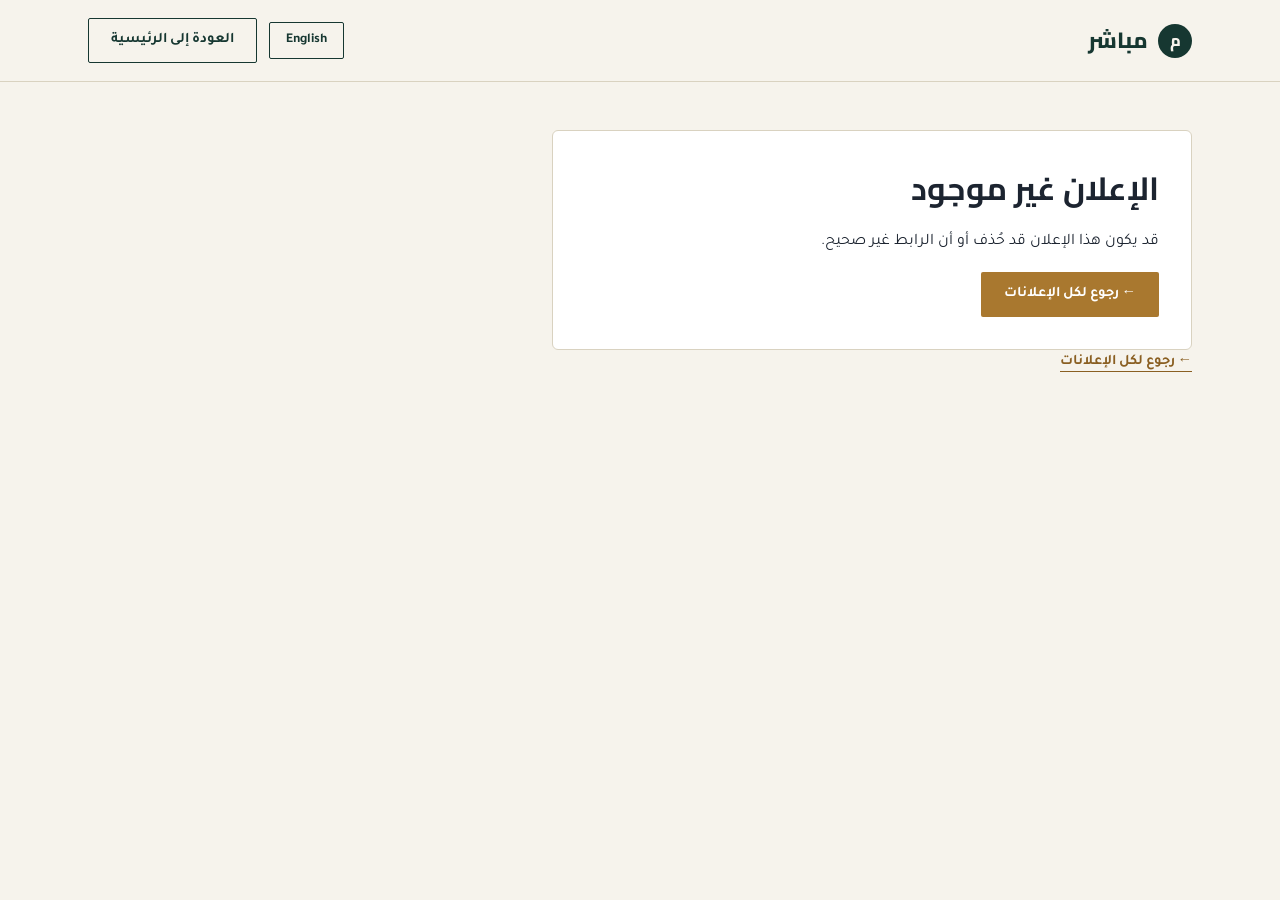
<file: version 0.1/listing.html>
<!DOCTYPE html>
<html lang="ar" dir="rtl">
<head>
<meta charset="UTF-8">
<meta name="viewport" content="width=device-width, initial-scale=1.0">
<title data-i18n-title="meta.listingDetail.title">تفاصيل الإعلان | مباشر</title>
<link rel="preconnect" href="https://fonts.googleapis.com">
<link rel="preconnect" href="https://fonts.gstatic.com" crossorigin>
<link href="https://fonts.googleapis.com/css2?family=Tajawal:wght@400;500;700;900&family=Cairo:wght@400;600;800&display=swap" rel="stylesheet">
<link rel="stylesheet" href="styles.css">
</head>
<body class="listing-page">

<header class="listing-header">
  <div class="wrap">
    <div class="brand"><span class="brand-mark" id="brandAvatar">م</span> <span data-i18n="brand.name">مباشر</span></div>
    <div style="display:flex; align-items:center; gap:12px;">
      <div class="header-user-badge" id="headerUserBadge">
        <span class="header-user-avatar" id="headerUserAvatar">م</span>
        <span class="header-user-name" id="headerUserName"></span>
      </div>
      <button type="button" class="btn btn-ghost lang-toggle" id="langToggle">English</button>
      <a class="btn btn-ghost" href="index.html" data-i18n="auth.backHomeShort">العودة إلى الرئيسية</a>
    </div>
  </div>
</header>

<main class="listing-main" id="listingDetailRoot">
  <div class="wrap">

    <div class="listing-form-card" id="listingNotFound" style="display:none;">
      <h1 data-i18n="listingPage.notFoundTitle">الإعلان غير موجود</h1>
      <p data-i18n="listingPage.notFoundBody">قد يكون هذا الإعلان قد حُذف أو أن الرابط غير صحيح.</p>
      <a class="btn btn-solid" href="index.html" data-i18n="listingPage.detailBack">← رجوع لكل الإعلانات</a>
    </div>

    <div class="listing-intro">
      <a class="see-all" href="index.html" data-i18n="listingPage.detailBack">← رجوع لكل الإعلانات</a>
    </div>

    <div class="detail-layout" id="listingDetailContent">

      <div class="detail-gallery">
        <img id="mainPhoto" alt="" class="main-photo">
        <div class="no-photo-placeholder" id="noPhotoPlaceholder" data-i18n="listingPage.galleryNoPhotos" style="display:none;">لا توجد صور مرفقة لهذا الإعلان</div>
        <div class="thumb-strip" id="thumbStrip"></div>
      </div>

      <div class="detail-info">
        <div class="hidden-by-admin-notice" id="hiddenByAdminNotice" data-i18n="listingPage.hiddenByAdminNotice" style="display:none;">تم إخفاء هذا الإعلان من قبل إدارة المنصة، ولا يظهر للمستخدمين الآخرين.</div>
        <span class="badge sale detail-category" id="detailCategory"></span>
        <span class="badge badge-sold detail-sold-badge" id="detailSoldBadge" style="display:none;"></span>
        <div class="detail-price" id="detailPrice"></div>
        <h1 class="detail-title" id="detailTitle"></h1>
        <div class="detail-loc" id="detailLoc"></div>

        <div class="detail-specs" id="detailSpecs"></div>

        <div class="form-section-title" data-i18n="listingPage.descTitle">وصف الإعلان</div>
        <p class="detail-description" id="detailDescription"></p>

        <div class="contact-panel">
          <div class="form-section-title" data-i18n="listingPage.sendMessageBtn">إرسال الرسالة</div>

          <p class="contact-note" id="ownAdNote" data-i18n="listingPage.ownAdNote" style="display:none;">هذا إعلانك الخاص. يمكنك متابعة الرسائل الواردة بخصوصه من صفحة رسائلي.</p>

          <div class="contact-note" id="loginToMessage" style="display:none;">
            <p data-i18n="listingPage.loginToMessagePrompt">يجب تسجيل الدخول للتواصل مع صاحب الإعلان.</p>
            <div class="auth-required-actions">
              <a class="btn btn-solid" href="login.html" data-i18n="auth.login">تسجيل الدخول</a>
              <a class="btn btn-ghost" href="signup.html" data-i18n="auth.signup">إنشاء حساب</a>
            </div>
          </div>

          <div id="messageFormWrap" style="display:none;">
            <div class="thread-messages" id="threadMessages"></div>
            <form id="messageForm">
              <div class="form-field">
                <textarea id="messageText" data-i18n-placeholder="listingPage.messagePlaceholder" placeholder="اكتب رسالتك لصاحب الإعلان هنا..."></textarea>
              </div>
              <button type="submit" class="btn btn-solid" data-i18n="listingPage.sendMessageBtn">إرسال الرسالة</button>
            </form>
          </div>
        </div>

        <div class="report-panel" id="reportPanel">
          <a href="#" id="reportListingLink" class="report-link" data-i18n="listingPage.reportLink">الإبلاغ عن هذا الإعلان</a>
          <div id="reportFormWrap" style="display:none;">
            <div class="form-field" id="reportReasonField">
              <label for="reportReason" data-i18n="listingPage.reportReasonLabel">سبب الإبلاغ</label>
              <select id="reportReason">
                <option value="misleading" data-i18n="listingPage.reportReason.misleading">معلومات مضللة</option>
                <option value="duplicate" data-i18n="listingPage.reportReason.duplicate">إعلان مكرر</option>
                <option value="soldElsewhere" data-i18n="listingPage.reportReason.soldElsewhere">تم البيع في مكان آخر</option>
                <option value="inappropriate" data-i18n="listingPage.reportReason.inappropriate">محتوى غير لائق</option>
                <option value="other" data-i18n="listingPage.reportReason.other">أخرى</option>
              </select>
            </div>
            <div class="form-field" id="reportDetailsField">
              <label for="reportDetails" data-i18n="listingPage.reportDetailsLabel">تفاصيل إضافية (اختياري)</label>
              <textarea id="reportDetails"></textarea>
            </div>
            <button type="button" class="btn btn-ghost" id="submitReportBtn" data-i18n="listingPage.reportSubmitBtn">إرسال البلاغ</button>
          </div>
        </div>
      </div>

    </div>
  </div>
</main>

<div class="modal-overlay" id="profileModal">
  <div class="modal profile-modal">
    <button type="button" class="modal-close" id="closeProfile">×</button>
    <h3 data-i18n="profile.title">الملف الشخصي</h3>

    <div class="profile-photo-row">
      <div class="profile-photo-preview" id="profilePhotoPreview">م</div>
      <div>
        <label class="btn btn-ghost profile-photo-btn" for="profilePhotoInput" data-i18n="profile.changePhotoBtn">تغيير الصورة</label>
        <input type="file" id="profilePhotoInput" accept="image/*" style="display:none;">
      </div>
    </div>
    <div class="profile-account-info">
      <div class="profile-info-name" id="profileName"></div>
      <div class="profile-info-email" id="profileEmail"></div>
    </div>

    <div class="form-status" id="profileStatus"></div>

    <div class="form-field" id="profileAddressField">
      <label for="profileAddress" data-i18n="profile.addressLabel">العنوان</label>
      <input type="text" id="profileAddress" data-i18n-placeholder="profile.addressPlaceholder" placeholder="أدخل عنوانك">
    </div>
    <button type="button" class="btn btn-solid" id="saveAddressBtn" data-i18n="profile.saveAddressBtn" style="width:100%; margin-bottom:22px;">حفظ العنوان</button>

    <div class="form-section-title" data-i18n="profile.changePasswordTitle" style="margin-top:0;">تغيير كلمة المرور</div>
    <div class="form-field" id="currentPasswordField">
      <label for="currentPassword" data-i18n="profile.currentPasswordLabel">كلمة المرور الحالية</label>
      <input type="password" id="currentPassword">
      <span class="error-msg" data-i18n="profile.currentPasswordError">كلمة المرور الحالية غير صحيحة</span>
    </div>
    <div class="form-field" id="newPasswordProfileField">
      <label for="newPasswordProfile" data-i18n="profile.newPasswordLabel">كلمة المرور الجديدة</label>
      <input type="password" id="newPasswordProfile">
      <span class="error-msg" data-i18n="error.password">كلمة المرور يجب ألا تقل عن 6 أحرف</span>
    </div>
    <div class="form-field" id="confirmNewPasswordProfileField">
      <label for="confirmNewPasswordProfile" data-i18n="profile.confirmNewPasswordLabel">تأكيد كلمة المرور الجديدة</label>
      <input type="password" id="confirmNewPasswordProfile">
      <span class="error-msg" data-i18n="error.confirmPassword">كلمتا المرور غير متطابقتين</span>
    </div>
    <button type="button" class="btn btn-solid" id="savePasswordBtn" data-i18n="profile.savePasswordBtn" style="width:100%;">تحديث كلمة المرور</button>
  </div>
</div>

<script src="script.js"></script>

</body>
</html>
</file>
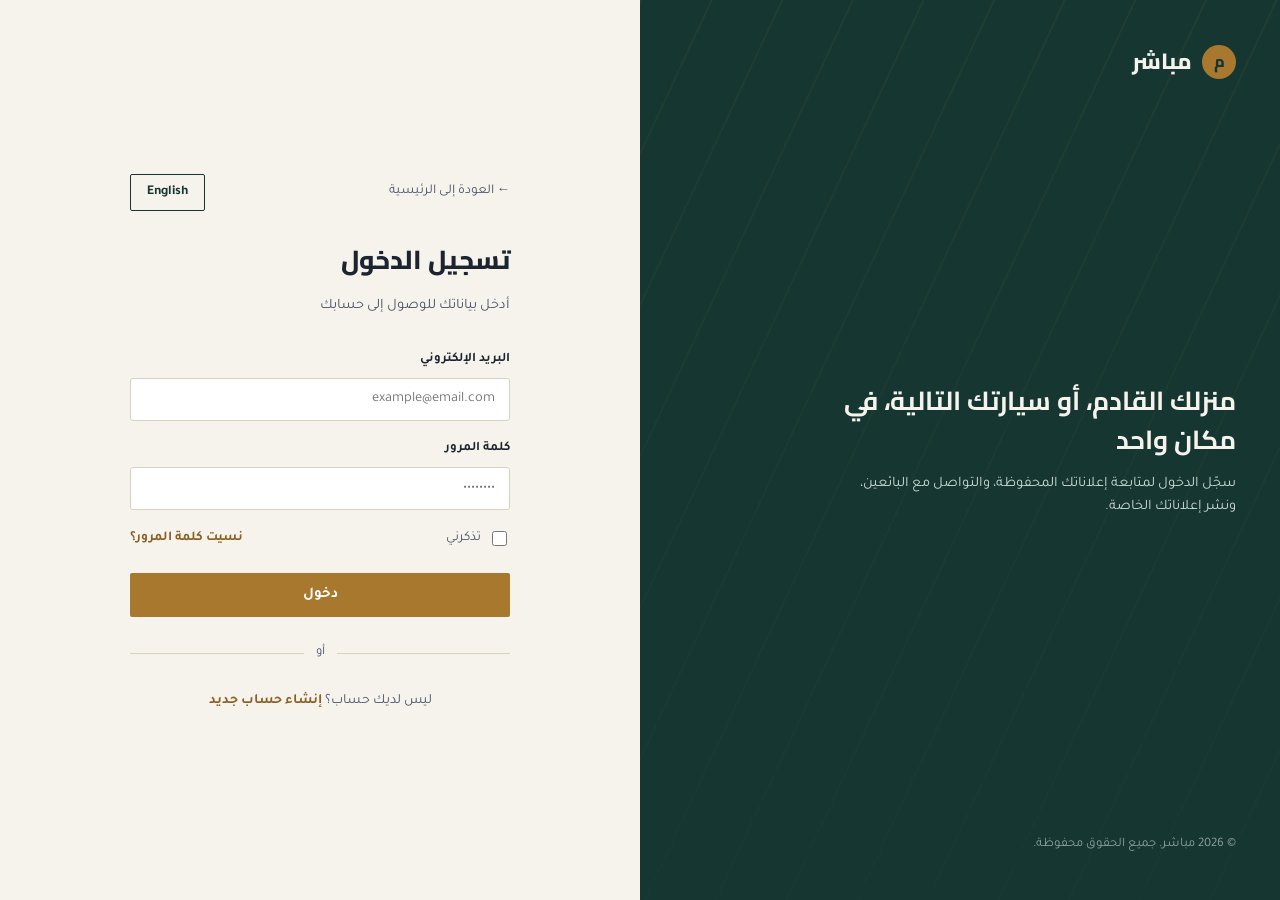
<file: version 0.1/login.html>
<!DOCTYPE html>
<html lang="ar" dir="rtl">
<head>
<meta charset="UTF-8">
<meta name="viewport" content="width=device-width, initial-scale=1.0">
<title data-i18n-title="meta.login.title">تسجيل الدخول | مباشر</title>
<link rel="preconnect" href="https://fonts.googleapis.com">
<link rel="preconnect" href="https://fonts.gstatic.com" crossorigin>
<link href="https://fonts.googleapis.com/css2?family=Tajawal:wght@400;500;700;900&family=Cairo:wght@400;600;800&display=swap" rel="stylesheet">
<link rel="stylesheet" href="styles.css">
</head>
<body>

<div class="auth-page">
  <div class="auth-visual">
    <div class="brand"><span class="brand-mark">م</span> <span data-i18n="brand.name">مباشر</span></div>
    <div class="quote">
      <h2 data-i18n="hero.title">منزلك القادم، أو سيارتك التالية، في مكان واحد</h2>
      <p data-i18n="auth.visualLogin">سجّل الدخول لمتابعة إعلاناتك المحفوظة، والتواصل مع البائعين، ونشر إعلاناتك الخاصة.</p>
    </div>
    <div class="foot-note" data-i18n="footer.copyright">© 2026 مباشر. جميع الحقوق محفوظة.</div>
  </div>

  <div class="auth-form-side">
    <div class="auth-box">
      <div class="back-row">
        <a class="back-link" href="index.html" data-i18n="auth.backHome">← العودة إلى الرئيسية</a>
        <div class="header-user-badge" id="headerUserBadge">
          <span class="header-user-avatar" id="headerUserAvatar">م</span>
          <span class="header-user-name" id="headerUserName"></span>
        </div>
        <button type="button" class="btn btn-ghost lang-toggle" id="langToggle">English</button>
      </div>
      <h1 data-i18n="auth.loginTitle">تسجيل الدخول</h1>
      <p class="sub" data-i18n="auth.loginSub">أدخل بياناتك للوصول إلى حسابك</p>

      <div class="form-status" id="formStatus"></div>

      <form id="loginForm" novalidate>
        <div class="form-field" id="emailField">
          <label for="email" data-i18n="field.email">البريد الإلكتروني</label>
          <input type="email" id="email" name="email" placeholder="example@email.com" autocomplete="email">
          <span class="error-msg" data-i18n="error.email">الرجاء إدخال بريد إلكتروني صحيح</span>
        </div>

        <div class="form-field" id="passwordField">
          <label for="password" data-i18n="field.password">كلمة المرور</label>
          <input type="password" id="password" name="password" placeholder="••••••••" autocomplete="current-password">
          <span class="error-msg" data-i18n="error.password">كلمة المرور يجب ألا تقل عن 6 أحرف</span>
        </div>

        <div class="field-row">
          <label class="remember">
            <input type="checkbox" id="remember" name="remember">
            <span data-i18n="auth.remember">تذكرني</span>
          </label>
          <a class="forgot-link" href="#" id="forgotLink" data-i18n="auth.forgot">نسيت كلمة المرور؟</a>
        </div>

        <button type="submit" class="submit-btn" id="submitBtn" data-i18n="auth.loginBtn">دخول</button>
      </form>

      <div class="divider" data-i18n="auth.or">أو</div>

      <p class="signup-note"><span data-i18n="auth.noAccount">ليس لديك حساب؟</span> <a href="signup.html" data-i18n="auth.createOne">إنشاء حساب جديد</a></p>
    </div>
  </div>
</div>

<div class="modal-overlay" id="forgotModal">
  <div class="modal">
    <button class="modal-close" id="closeForgot" type="button">✕</button>

    <div class="modal-step active" id="forgotStep1">
      <h3 data-i18n="forgot.title">نسيت كلمة المرور؟</h3>
      <p class="sub" data-i18n="forgot.step1Sub">أدخل بريدك الإلكتروني أو رقم جوالك المسجّل بحسابك</p>
      <div class="form-field" id="identifierField">
        <label for="identifier" data-i18n="forgot.identifierLabel">البريد الإلكتروني أو رقم الجوال</label>
        <input type="text" id="identifier" placeholder="example@email.com / 09xxxxxxxx">
        <span class="error-msg" data-i18n="forgot.identifierError">لا يوجد حساب مرتبط بهذه البيانات</span>
      </div>
      <button type="button" class="submit-btn" id="sendOtpBtn" data-i18n="forgot.sendBtn">إرسال كلمة مرور مؤقتة</button>
    </div>

    <div class="modal-step" id="forgotStep2">
      <h3 data-i18n="forgot.step2Title">تحقق من كلمة المرور المؤقتة</h3>
      <p class="sub"><span data-i18n="forgot.sentTo">أرسلنا كلمة مرور مؤقتة إلى</span> <span id="sentTo"></span></p>
      <div class="otp-display" id="otpDisplay"></div>
      <p class="otp-note" data-i18n="forgot.demoNote">بيئة تجريبية: كلمة المرور المؤقتة معروضة هنا بدلاً من إرسالها فعليًا عبر البريد أو الرسائل.</p>
      <div class="form-field" id="otpField">
        <label for="otpInput" data-i18n="forgot.otpLabel">أدخل كلمة المرور المؤقتة</label>
        <input type="text" id="otpInput" placeholder="000000">
        <span class="error-msg" data-i18n="forgot.otpError">كلمة المرور المؤقتة غير صحيحة</span>
      </div>
      <button type="button" class="submit-btn" id="verifyOtpBtn" data-i18n="forgot.verifyBtn">تحقق</button>
    </div>

    <div class="modal-step" id="forgotStep3">
      <h3 data-i18n="forgot.step3Title">تعيين كلمة مرور جديدة</h3>
      <p class="sub" data-i18n="forgot.step3Sub">كلمة المرور المؤقتة صالحة لاستخدام واحد فقط. عيّن كلمة مرور جديدة لحسابك</p>
      <div class="form-field" id="newPasswordField">
        <label for="newPassword" data-i18n="forgot.newPassword">كلمة المرور الجديدة</label>
        <input type="password" id="newPassword" placeholder="••••••••">
        <span class="error-msg" data-i18n="error.password">كلمة المرور يجب ألا تقل عن 6 أحرف</span>
      </div>
      <div class="form-field" id="newPasswordConfirmField">
        <label for="newPasswordConfirm" data-i18n="field.confirmPassword">تأكيد كلمة المرور</label>
        <input type="password" id="newPasswordConfirm" placeholder="••••••••">
        <span class="error-msg" data-i18n="error.confirmPassword">كلمتا المرور غير متطابقتين</span>
      </div>
      <button type="button" class="submit-btn" id="resetPasswordBtn" data-i18n="forgot.resetBtn">تعيين كلمة المرور والدخول</button>
    </div>
  </div>
</div>

<script src="script.js"></script>

</body>
</html>
</file>
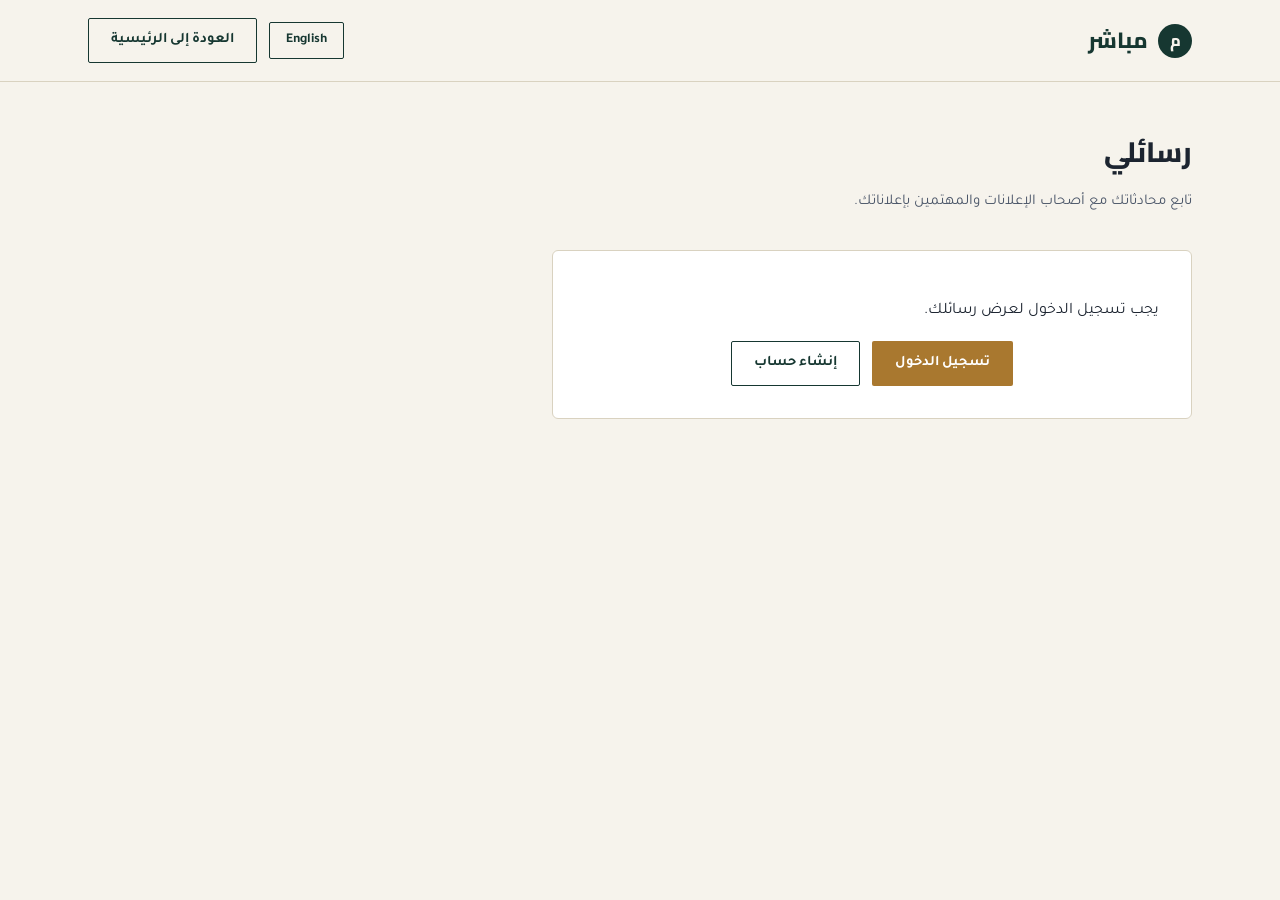
<file: version 0.1/messages.html>
<!DOCTYPE html>
<html lang="ar" dir="rtl">
<head>
<meta charset="UTF-8">
<meta name="viewport" content="width=device-width, initial-scale=1.0">
<title data-i18n-title="meta.messages.title">رسائلي | مباشر</title>
<link rel="preconnect" href="https://fonts.googleapis.com">
<link rel="preconnect" href="https://fonts.gstatic.com" crossorigin>
<link href="https://fonts.googleapis.com/css2?family=Tajawal:wght@400;500;700;900&family=Cairo:wght@400;600;800&display=swap" rel="stylesheet">
<link rel="stylesheet" href="styles.css">
</head>
<body class="listing-page">

<header class="listing-header">
  <div class="wrap">
    <div class="brand"><span class="brand-mark" id="brandAvatar">م</span> <span data-i18n="brand.name">مباشر</span></div>
    <div style="display:flex; align-items:center; gap:12px;">
      <div class="header-user-badge" id="headerUserBadge">
        <span class="header-user-avatar" id="headerUserAvatar">م</span>
        <span class="header-user-name" id="headerUserName"></span>
      </div>
      <button type="button" class="btn btn-ghost lang-toggle" id="langToggle">English</button>
      <a class="btn btn-ghost" href="index.html" data-i18n="auth.backHomeShort">العودة إلى الرئيسية</a>
    </div>
  </div>
</header>

<main class="listing-main" id="messagesRoot">
  <div class="wrap">
    <div class="listing-intro">
      <h1 data-i18n="messages.heading">رسائلي</h1>
      <p data-i18n="messages.sub">تابع محادثاتك مع أصحاب الإعلانات والمهتمين بإعلاناتك.</p>
    </div>

    <div class="listing-form-card" id="messagesLoginNotice" style="display:none;">
      <p data-i18n="messages.loginNotice">يجب تسجيل الدخول لعرض رسائلك.</p>
      <div class="auth-required-actions">
        <a class="btn btn-solid" href="login.html" data-i18n="auth.login">تسجيل الدخول</a>
        <a class="btn btn-ghost" href="signup.html" data-i18n="auth.signup">إنشاء حساب</a>
      </div>
    </div>

    <div class="listing-form-card" id="messagesEmptyState" style="display:none;">
      <p data-i18n="messages.emptyState">لا توجد رسائل بعد. تصفح الإعلانات وابدأ محادثة مع صاحب أي إعلان يهمك.</p>
    </div>

    <div class="threads-list" id="threadsList"></div>
  </div>
</main>

<div class="modal-overlay" id="profileModal">
  <div class="modal profile-modal">
    <button type="button" class="modal-close" id="closeProfile">×</button>
    <h3 data-i18n="profile.title">الملف الشخصي</h3>

    <div class="profile-photo-row">
      <div class="profile-photo-preview" id="profilePhotoPreview">م</div>
      <div>
        <label class="btn btn-ghost profile-photo-btn" for="profilePhotoInput" data-i18n="profile.changePhotoBtn">تغيير الصورة</label>
        <input type="file" id="profilePhotoInput" accept="image/*" style="display:none;">
      </div>
    </div>
    <div class="profile-account-info">
      <div class="profile-info-name" id="profileName"></div>
      <div class="profile-info-email" id="profileEmail"></div>
    </div>

    <div class="form-status" id="profileStatus"></div>

    <div class="form-field" id="profileAddressField">
      <label for="profileAddress" data-i18n="profile.addressLabel">العنوان</label>
      <input type="text" id="profileAddress" data-i18n-placeholder="profile.addressPlaceholder" placeholder="أدخل عنوانك">
    </div>
    <button type="button" class="btn btn-solid" id="saveAddressBtn" data-i18n="profile.saveAddressBtn" style="width:100%; margin-bottom:22px;">حفظ العنوان</button>

    <div class="form-section-title" data-i18n="profile.changePasswordTitle" style="margin-top:0;">تغيير كلمة المرور</div>
    <div class="form-field" id="currentPasswordField">
      <label for="currentPassword" data-i18n="profile.currentPasswordLabel">كلمة المرور الحالية</label>
      <input type="password" id="currentPassword">
      <span class="error-msg" data-i18n="profile.currentPasswordError">كلمة المرور الحالية غير صحيحة</span>
    </div>
    <div class="form-field" id="newPasswordProfileField">
      <label for="newPasswordProfile" data-i18n="profile.newPasswordLabel">كلمة المرور الجديدة</label>
      <input type="password" id="newPasswordProfile">
      <span class="error-msg" data-i18n="error.password">كلمة المرور يجب ألا تقل عن 6 أحرف</span>
    </div>
    <div class="form-field" id="confirmNewPasswordProfileField">
      <label for="confirmNewPasswordProfile" data-i18n="profile.confirmNewPasswordLabel">تأكيد كلمة المرور الجديدة</label>
      <input type="password" id="confirmNewPasswordProfile">
      <span class="error-msg" data-i18n="error.confirmPassword">كلمتا المرور غير متطابقتين</span>
    </div>
    <button type="button" class="btn btn-solid" id="savePasswordBtn" data-i18n="profile.savePasswordBtn" style="width:100%;">تحديث كلمة المرور</button>
  </div>
</div>

<script src="script.js"></script>

</body>
</html>
</file>
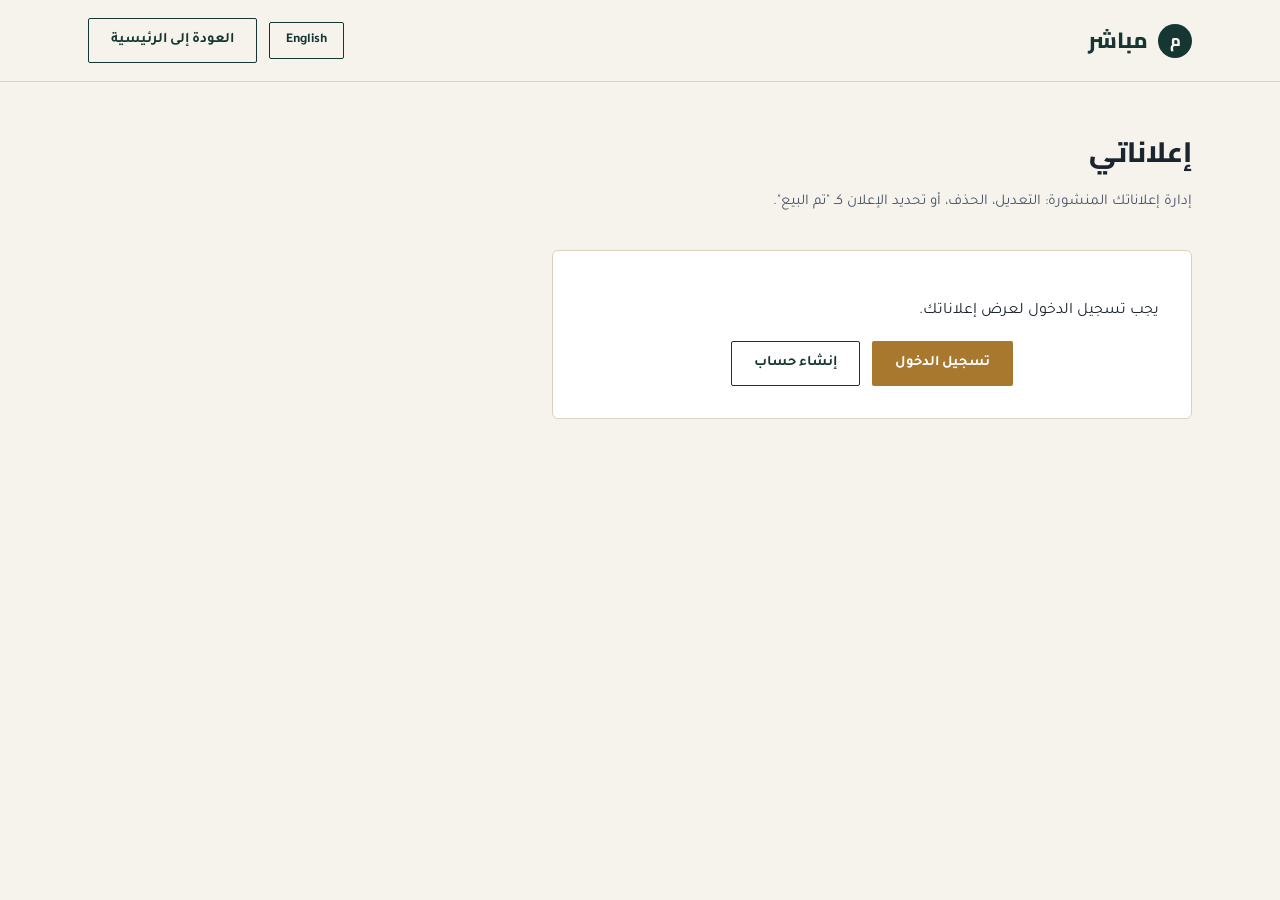
<file: version 0.1/my-listings.html>
<!DOCTYPE html>
<html lang="ar" dir="rtl">
<head>
<meta charset="UTF-8">
<meta name="viewport" content="width=device-width, initial-scale=1.0">
<title data-i18n-title="meta.myListings.title">إعلاناتي | مباشر</title>
<link rel="preconnect" href="https://fonts.googleapis.com">
<link rel="preconnect" href="https://fonts.gstatic.com" crossorigin>
<link href="https://fonts.googleapis.com/css2?family=Tajawal:wght@400;500;700;900&family=Cairo:wght@400;600;800&display=swap" rel="stylesheet">
<link rel="stylesheet" href="styles.css">
</head>
<body class="listing-page">

<header class="listing-header">
  <div class="wrap">
    <div class="brand"><span class="brand-mark" id="brandAvatar">م</span> <span data-i18n="brand.name">مباشر</span></div>
    <div style="display:flex; align-items:center; gap:12px;">
      <div class="header-user-badge" id="headerUserBadge">
        <span class="header-user-avatar" id="headerUserAvatar">م</span>
        <span class="header-user-name" id="headerUserName"></span>
      </div>
      <button type="button" class="btn btn-ghost lang-toggle" id="langToggle">English</button>
      <a class="btn btn-ghost" href="index.html" data-i18n="auth.backHomeShort">العودة إلى الرئيسية</a>
    </div>
  </div>
</header>

<main class="listing-main" id="myListingsRoot">
  <div class="wrap">
    <div class="listing-intro">
      <h1 data-i18n="myListings.heading">إعلاناتي</h1>
      <p data-i18n="myListings.sub">إدارة إعلاناتك المنشورة: التعديل، الحذف، أو تحديد الإعلان كـ "تم البيع".</p>
    </div>

    <div class="listing-form-card" id="myListingsLoginNotice" style="display:none;">
      <p data-i18n="myListings.loginNotice">يجب تسجيل الدخول لعرض إعلاناتك.</p>
      <div class="auth-required-actions">
        <a class="btn btn-solid" href="login.html" data-i18n="auth.login">تسجيل الدخول</a>
        <a class="btn btn-ghost" href="signup.html" data-i18n="auth.signup">إنشاء حساب</a>
      </div>
    </div>

    <div class="listing-form-card" id="myListingsEmptyState" style="display:none;">
      <p data-i18n="myListings.emptyState">لم تقم بنشر أي إعلان بعد.</p>
      <a class="btn btn-solid" href="add-listing.html" data-i18n="promo.cta">أضف إعلانك الآن</a>
    </div>

    <div class="my-listings-grid" id="myListingsGrid"></div>
  </div>
</main>

<div class="modal-overlay" id="profileModal">
  <div class="modal profile-modal">
    <button type="button" class="modal-close" id="closeProfile">×</button>
    <h3 data-i18n="profile.title">الملف الشخصي</h3>

    <div class="profile-photo-row">
      <div class="profile-photo-preview" id="profilePhotoPreview">م</div>
      <div>
        <label class="btn btn-ghost profile-photo-btn" for="profilePhotoInput" data-i18n="profile.changePhotoBtn">تغيير الصورة</label>
        <input type="file" id="profilePhotoInput" accept="image/*" style="display:none;">
      </div>
    </div>
    <div class="profile-account-info">
      <div class="profile-info-name" id="profileName"></div>
      <div class="profile-info-email" id="profileEmail"></div>
    </div>

    <div class="form-status" id="profileStatus"></div>

    <div class="form-field" id="profileAddressField">
      <label for="profileAddress" data-i18n="profile.addressLabel">العنوان</label>
      <input type="text" id="profileAddress" data-i18n-placeholder="profile.addressPlaceholder" placeholder="أدخل عنوانك">
    </div>
    <button type="button" class="btn btn-solid" id="saveAddressBtn" data-i18n="profile.saveAddressBtn" style="width:100%; margin-bottom:22px;">حفظ العنوان</button>

    <div class="form-section-title" data-i18n="profile.changePasswordTitle" style="margin-top:0;">تغيير كلمة المرور</div>
    <div class="form-field" id="currentPasswordField">
      <label for="currentPassword" data-i18n="profile.currentPasswordLabel">كلمة المرور الحالية</label>
      <input type="password" id="currentPassword">
      <span class="error-msg" data-i18n="profile.currentPasswordError">كلمة المرور الحالية غير صحيحة</span>
    </div>
    <div class="form-field" id="newPasswordProfileField">
      <label for="newPasswordProfile" data-i18n="profile.newPasswordLabel">كلمة المرور الجديدة</label>
      <input type="password" id="newPasswordProfile">
      <span class="error-msg" data-i18n="error.password">كلمة المرور يجب ألا تقل عن 6 أحرف</span>
    </div>
    <div class="form-field" id="confirmNewPasswordProfileField">
      <label for="confirmNewPasswordProfile" data-i18n="profile.confirmNewPasswordLabel">تأكيد كلمة المرور الجديدة</label>
      <input type="password" id="confirmNewPasswordProfile">
      <span class="error-msg" data-i18n="error.confirmPassword">كلمتا المرور غير متطابقتين</span>
    </div>
    <button type="button" class="btn btn-solid" id="savePasswordBtn" data-i18n="profile.savePasswordBtn" style="width:100%;">تحديث كلمة المرور</button>
  </div>
</div>

<script src="script.js"></script>

</body>
</html>
</file>
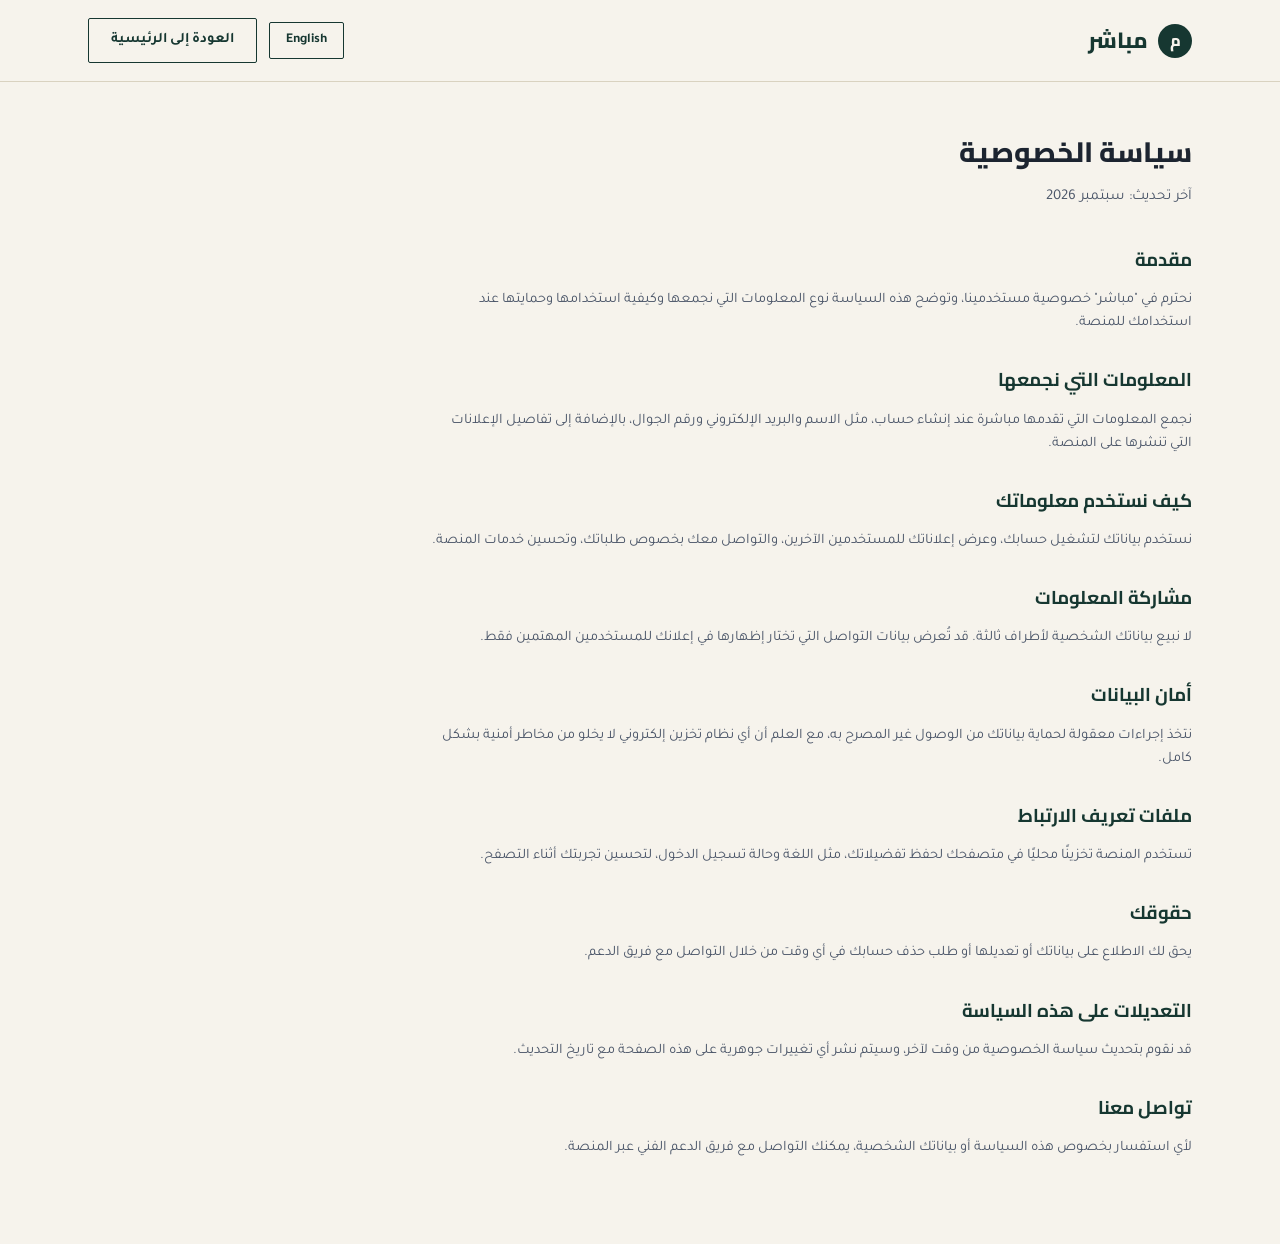
<file: version 0.1/privacy.html>
<!DOCTYPE html>
<html lang="ar" dir="rtl">
<head>
<meta charset="UTF-8">
<meta name="viewport" content="width=device-width, initial-scale=1.0">
<title data-i18n-title="meta.privacy.title">سياسة الخصوصية | مباشر</title>
<link rel="preconnect" href="https://fonts.googleapis.com">
<link rel="preconnect" href="https://fonts.gstatic.com" crossorigin>
<link href="https://fonts.googleapis.com/css2?family=Tajawal:wght@400;500;700;900&family=Cairo:wght@400;600;800&display=swap" rel="stylesheet">
<link rel="stylesheet" href="styles.css">
</head>
<body class="listing-page">

<header class="listing-header">
  <div class="wrap">
    <div class="brand"><span class="brand-mark">م</span> <span data-i18n="brand.name">مباشر</span></div>
    <div style="display:flex; align-items:center; gap:12px;">
      <button type="button" class="btn btn-ghost lang-toggle" id="langToggle">English</button>
      <a class="btn btn-ghost" href="index.html" data-i18n="auth.backHomeShort">العودة إلى الرئيسية</a>
    </div>
  </div>
</header>

<main class="listing-main">
  <div class="wrap">
    <div class="listing-intro">
      <h1 data-i18n="privacy.heading">سياسة الخصوصية</h1>
      <p class="legal-updated" data-i18n="legal.updated">آخر تحديث: سبتمبر 2026</p>
    </div>

    <div class="legal-content">
      <h2 data-i18n="privacy.s1.heading">مقدمة</h2>
      <p data-i18n="privacy.s1.body">نحترم في "مباشر" خصوصية مستخدمينا، وتوضح هذه السياسة نوع المعلومات التي نجمعها وكيفية استخدامها وحمايتها عند استخدامك للمنصة.</p>

      <h2 data-i18n="privacy.s2.heading">المعلومات التي نجمعها</h2>
      <p data-i18n="privacy.s2.body">نجمع المعلومات التي تقدمها مباشرة عند إنشاء حساب، مثل الاسم والبريد الإلكتروني ورقم الجوال، بالإضافة إلى تفاصيل الإعلانات التي تنشرها على المنصة.</p>

      <h2 data-i18n="privacy.s3.heading">كيف نستخدم معلوماتك</h2>
      <p data-i18n="privacy.s3.body">نستخدم بياناتك لتشغيل حسابك، وعرض إعلاناتك للمستخدمين الآخرين، والتواصل معك بخصوص طلباتك، وتحسين خدمات المنصة.</p>

      <h2 data-i18n="privacy.s4.heading">مشاركة المعلومات</h2>
      <p data-i18n="privacy.s4.body">لا نبيع بياناتك الشخصية لأطراف ثالثة. قد تُعرض بيانات التواصل التي تختار إظهارها في إعلانك للمستخدمين المهتمين فقط.</p>

      <h2 data-i18n="privacy.s5.heading">أمان البيانات</h2>
      <p data-i18n="privacy.s5.body">نتخذ إجراءات معقولة لحماية بياناتك من الوصول غير المصرح به، مع العلم أن أي نظام تخزين إلكتروني لا يخلو من مخاطر أمنية بشكل كامل.</p>

      <h2 data-i18n="privacy.s6.heading">ملفات تعريف الارتباط</h2>
      <p data-i18n="privacy.s6.body">تستخدم المنصة تخزينًا محليًا في متصفحك لحفظ تفضيلاتك، مثل اللغة وحالة تسجيل الدخول، لتحسين تجربتك أثناء التصفح.</p>

      <h2 data-i18n="privacy.s7.heading">حقوقك</h2>
      <p data-i18n="privacy.s7.body">يحق لك الاطلاع على بياناتك أو تعديلها أو طلب حذف حسابك في أي وقت من خلال التواصل مع فريق الدعم.</p>

      <h2 data-i18n="privacy.s8.heading">التعديلات على هذه السياسة</h2>
      <p data-i18n="privacy.s8.body">قد نقوم بتحديث سياسة الخصوصية من وقت لآخر، وسيتم نشر أي تغييرات جوهرية على هذه الصفحة مع تاريخ التحديث.</p>

      <h2 data-i18n="privacy.s9.heading">تواصل معنا</h2>
      <p data-i18n="privacy.s9.body">لأي استفسار بخصوص هذه السياسة أو بياناتك الشخصية، يمكنك التواصل مع فريق الدعم الفني عبر المنصة.</p>
    </div>
  </div>
</main>

<script src="script.js"></script>

</body>
</html>
</file>
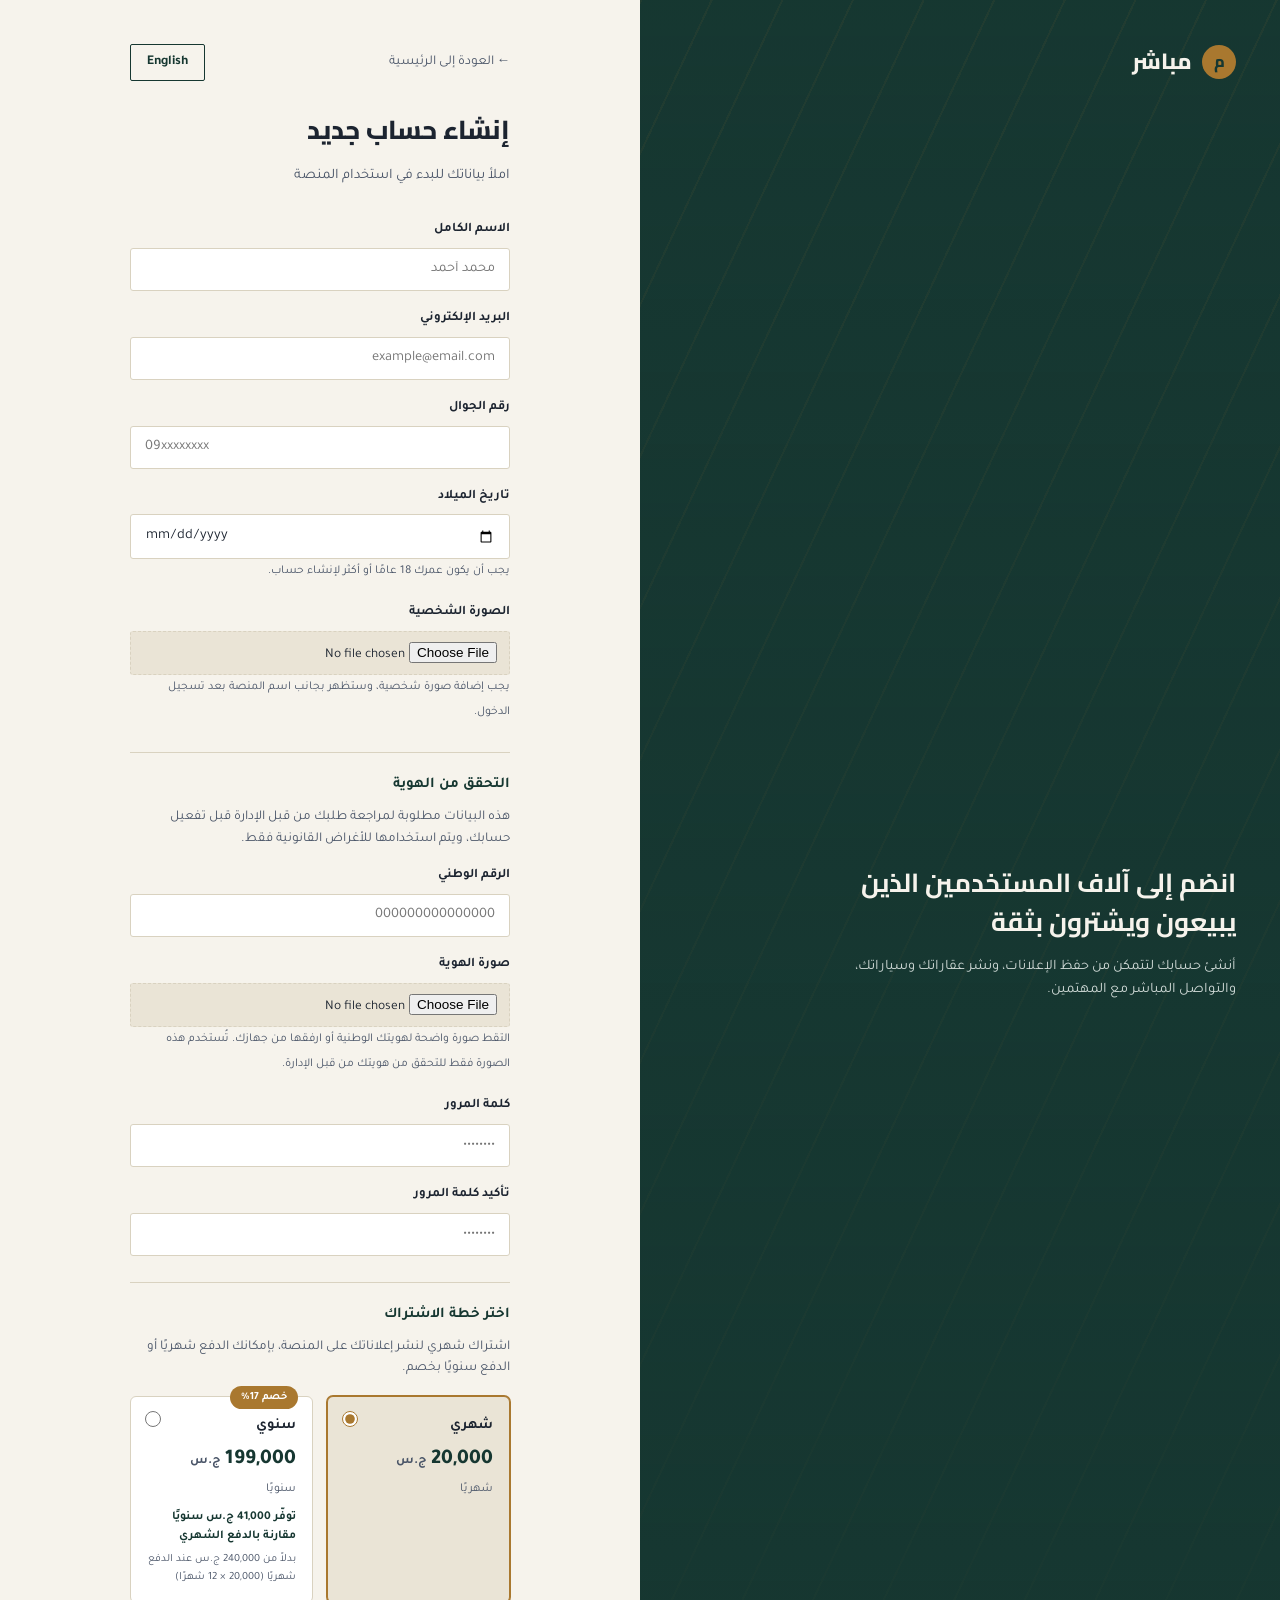
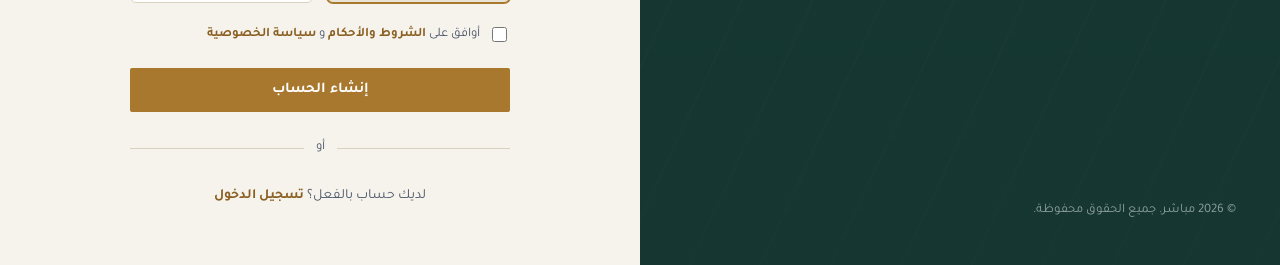
<file: version 0.1/signup.html>
<!DOCTYPE html>
<html lang="ar" dir="rtl">
<head>
<meta charset="UTF-8">
<meta name="viewport" content="width=device-width, initial-scale=1.0">
<title data-i18n-title="meta.signup.title">إنشاء حساب | مباشر</title>
<link rel="preconnect" href="https://fonts.googleapis.com">
<link rel="preconnect" href="https://fonts.gstatic.com" crossorigin>
<link href="https://fonts.googleapis.com/css2?family=Tajawal:wght@400;500;700;900&family=Cairo:wght@400;600;800&display=swap" rel="stylesheet">
<link rel="stylesheet" href="styles.css">
</head>
<body>

<div class="auth-page">
  <div class="auth-visual">
    <div class="brand"><span class="brand-mark">م</span> <span data-i18n="brand.name">مباشر</span></div>
    <div class="quote">
      <h2 data-i18n="auth.visualSignupTitle">انضم إلى آلاف المستخدمين الذين يبيعون ويشترون بثقة</h2>
      <p data-i18n="auth.visualSignupSub">أنشئ حسابك لتتمكن من حفظ الإعلانات، ونشر عقاراتك وسياراتك، والتواصل المباشر مع المهتمين.</p>
    </div>
    <div class="foot-note" data-i18n="footer.copyright">© 2026 مباشر. جميع الحقوق محفوظة.</div>
  </div>

  <div class="auth-form-side">
    <div class="auth-box">
      <div class="back-row">
        <a class="back-link" href="index.html" data-i18n="auth.backHome">← العودة إلى الرئيسية</a>
        <div class="header-user-badge" id="headerUserBadge">
          <span class="header-user-avatar" id="headerUserAvatar">م</span>
          <span class="header-user-name" id="headerUserName"></span>
        </div>
        <button type="button" class="btn btn-ghost lang-toggle" id="langToggle">English</button>
      </div>
      <h1 data-i18n="auth.signupTitle">إنشاء حساب جديد</h1>
      <p class="sub" data-i18n="auth.signupSub">املأ بياناتك للبدء في استخدام المنصة</p>

      <div class="form-status" id="formStatus"></div>

      <form id="signupForm" novalidate>
        <div class="form-field" id="nameField">
          <label for="fullName" data-i18n="field.fullName">الاسم الكامل</label>
          <input type="text" id="fullName" name="fullName" placeholder="محمد أحمد" autocomplete="name">
          <span class="error-msg" data-i18n="error.fullName">الرجاء إدخال الاسم الكامل</span>
        </div>

        <div class="form-field" id="emailField">
          <label for="email" data-i18n="field.email">البريد الإلكتروني</label>
          <input type="email" id="email" name="email" placeholder="example@email.com" autocomplete="email">
          <span class="error-msg" data-i18n="error.email">الرجاء إدخال بريد إلكتروني صحيح</span>
        </div>

        <div class="form-field" id="phoneField">
          <label for="phone" data-i18n="field.phone">رقم الجوال</label>
          <input type="tel" id="phone" name="phone" placeholder="09xxxxxxxx" autocomplete="tel">
          <span class="error-msg" data-i18n="error.phone">الرجاء إدخال رقم جوال صحيح (10 أرقام)</span>
        </div>

        <div class="form-field" id="birthdateField">
          <label for="birthdate" data-i18n="field.birthdate">تاريخ الميلاد</label>
          <input type="date" id="birthdate" name="birthdate">
          <span class="error-msg" id="birthdateErrorMsg" data-i18n="error.birthdate">الرجاء إدخال تاريخ ميلاد صحيح</span>
          <span class="hint" data-i18n="auth.ageRequirementHint">يجب أن يكون عمرك 18 عامًا أو أكثر لإنشاء حساب.</span>
        </div>

        <div class="form-field" id="profilePhotoField">
          <label for="profilePhoto" data-i18n="field.profilePhotoRequired">الصورة الشخصية</label>
          <input type="file" id="profilePhoto" accept="image/*">
          <span class="error-msg" data-i18n="error.profilePhoto">الرجاء إرفاق صورة شخصية</span>
          <span class="hint" data-i18n="field.profilePhotoHintRequired">يجب إضافة صورة شخصية، وستظهر بجانب اسم المنصة بعد تسجيل الدخول.</span>
        </div>

        <div class="form-section-title" data-i18n="field.identityVerificationTitle">التحقق من الهوية</div>
        <p class="plan-intro" data-i18n="field.identityVerificationIntro">هذه البيانات مطلوبة لمراجعة طلبك من قبل الإدارة قبل تفعيل حسابك، ويتم استخدامها للأغراض القانونية فقط.</p>

        <div class="form-field" id="nationalIdField">
          <label for="nationalId" data-i18n="field.nationalId">الرقم الوطني</label>
          <input type="text" id="nationalId" name="nationalId" inputmode="numeric" placeholder="000000000000000">
          <span class="error-msg" data-i18n="error.nationalId">الرجاء إدخال الرقم الوطني</span>
        </div>

        <div class="form-field" id="idPhotoField">
          <label for="idPhoto" data-i18n="field.idPhoto">صورة الهوية</label>
          <input type="file" id="idPhoto" accept="image/*" capture="environment">
          <span class="error-msg" data-i18n="error.idPhoto">الرجاء التقاط أو إرفاق صورة للهوية</span>
          <span class="hint" data-i18n="field.idPhotoHint">التقط صورة واضحة لهويتك الوطنية أو ارفقها من جهازك. تُستخدم هذه الصورة فقط للتحقق من هويتك من قبل الإدارة.</span>
        </div>

        <div class="form-field" id="passwordField">
          <label for="password" data-i18n="field.password">كلمة المرور</label>
          <input type="password" id="password" name="password" placeholder="••••••••" autocomplete="new-password">
          <span class="error-msg" data-i18n="error.password">كلمة المرور يجب ألا تقل عن 6 أحرف</span>
        </div>

        <div class="form-field" id="confirmField">
          <label for="confirmPassword" data-i18n="field.confirmPassword">تأكيد كلمة المرور</label>
          <input type="password" id="confirmPassword" name="confirmPassword" placeholder="••••••••" autocomplete="new-password">
          <span class="error-msg" data-i18n="error.confirmPassword">كلمتا المرور غير متطابقتين</span>
        </div>

        <div class="form-section-title" data-i18n="plan.title">اختر خطة الاشتراك</div>
        <p class="plan-intro" data-i18n="plan.intro">اشتراك شهري لنشر إعلاناتك على المنصة، بإمكانك الدفع شهريًا أو الدفع سنويًا بخصم.</p>
        <div class="plan-picker" id="planPicker">
          <label class="plan-option active" data-plan="monthly">
            <input type="radio" name="plan" value="monthly" id="planMonthly" checked>
            <span class="plan-name" data-i18n="plan.monthly.name">شهري</span>
            <span class="plan-price">20٬000 <span class="plan-currency-unit" data-i18n="plan.currency">ج.س</span></span>
            <span class="plan-period" data-i18n="plan.perMonth">شهريًا</span>
          </label>
          <label class="plan-option" data-plan="yearly">
            <span class="plan-badge" data-i18n="plan.yearly.badge">خصم 17%</span>
            <input type="radio" name="plan" value="yearly" id="planYearly">
            <span class="plan-name" data-i18n="plan.yearly.name">سنوي</span>
            <span class="plan-price">199٬000 <span class="plan-currency-unit" data-i18n="plan.currency">ج.س</span></span>
            <span class="plan-period" data-i18n="plan.perYear">سنويًا</span>
            <span class="plan-savings" data-i18n="plan.yearly.savings">توفّر 41٬000 ج.س سنويًا مقارنة بالدفع الشهري</span>
            <span class="plan-compare-note" data-i18n="plan.yearly.compareNote">بدلاً من 240٬000 ج.س عند الدفع شهريًا (20٬000 × 12 شهرًا)</span>
          </label>
        </div>

        <label class="terms-row">
          <input type="checkbox" id="terms" name="terms">
          <span>
            <span data-i18n="auth.agreeTo">أوافق على</span>
            <a href="terms.html" data-i18n="footer.contact.terms">الشروط والأحكام</a>
            <span data-i18n="auth.and">و</span>
            <a href="privacy.html" data-i18n="footer.contact.privacy">سياسة الخصوصية</a>
          </span>
        </label>

        <button type="submit" class="submit-btn" id="submitBtn" data-i18n="auth.signupBtn">إنشاء الحساب</button>
      </form>

      <div class="divider" data-i18n="auth.or">أو</div>

      <p class="signup-note"><span data-i18n="auth.hasAccount">لديك حساب بالفعل؟</span> <a href="login.html" data-i18n="auth.login">تسجيل الدخول</a></p>
    </div>
  </div>
</div>

<script src="script.js"></script>

</body>
</html>
</file>
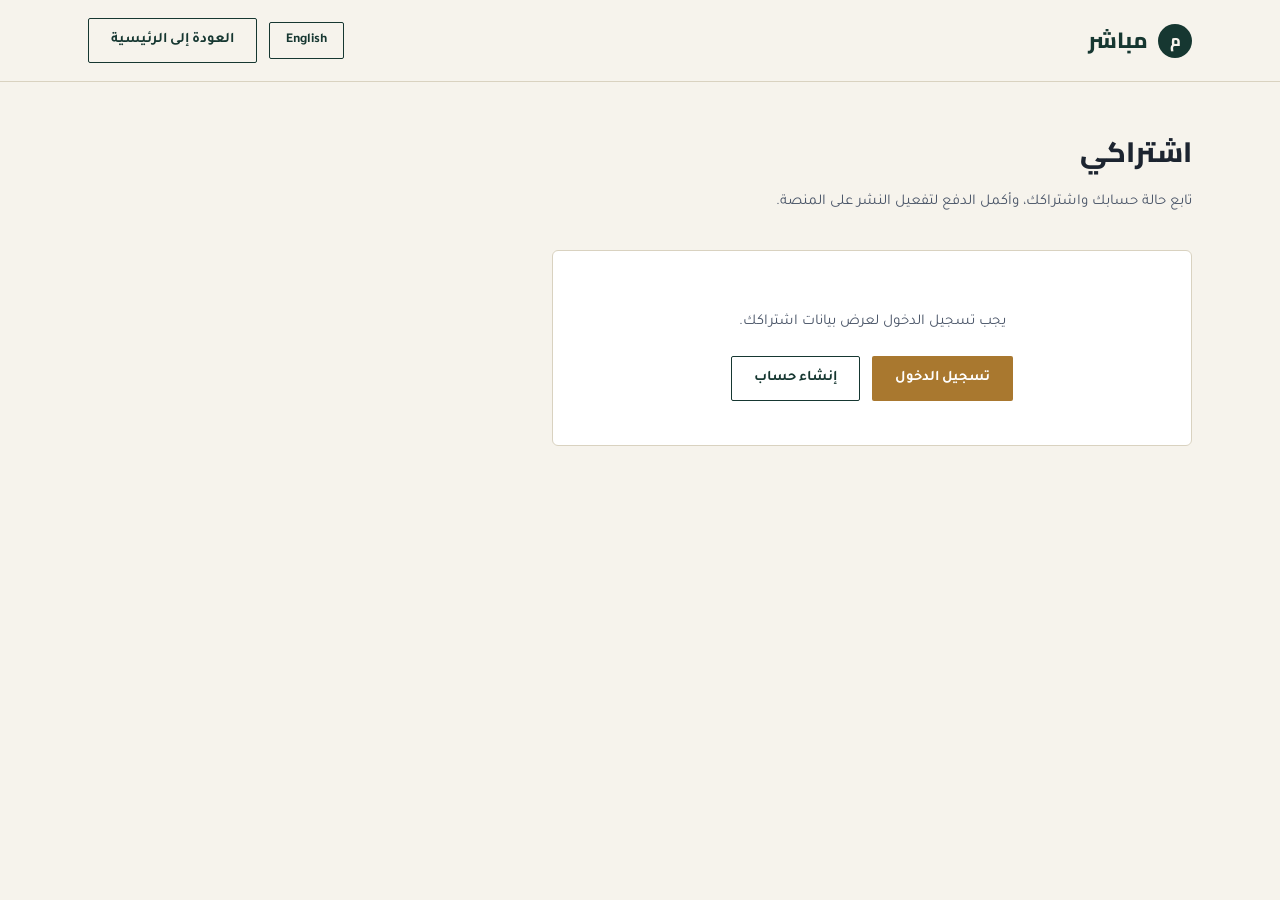
<file: version 0.1/subscription.html>
<!DOCTYPE html>
<html lang="ar" dir="rtl">
<head>
<meta charset="UTF-8">
<meta name="viewport" content="width=device-width, initial-scale=1.0">
<title data-i18n-title="meta.subscription.title">اشتراكي | مباشر</title>
<link rel="preconnect" href="https://fonts.googleapis.com">
<link rel="preconnect" href="https://fonts.gstatic.com" crossorigin>
<link href="https://fonts.googleapis.com/css2?family=Tajawal:wght@400;500;700;900&family=Cairo:wght@400;600;800&display=swap" rel="stylesheet">
<link rel="stylesheet" href="styles.css">
</head>
<body class="listing-page">

<header class="listing-header">
  <div class="wrap">
    <div class="brand"><span class="brand-mark" id="brandAvatar">م</span> <span data-i18n="brand.name">مباشر</span></div>
    <div style="display:flex; align-items:center; gap:12px;">
      <div class="header-user-badge" id="headerUserBadge">
        <span class="header-user-avatar" id="headerUserAvatar">م</span>
        <span class="header-user-name" id="headerUserName"></span>
      </div>
      <button type="button" class="btn btn-ghost lang-toggle" id="langToggle">English</button>
      <a class="btn btn-ghost" href="index.html" data-i18n="auth.backHomeShort">العودة إلى الرئيسية</a>
    </div>
  </div>
</header>

<main class="listing-main" id="subscriptionRoot">
  <div class="wrap">
    <div class="listing-intro">
      <h1 data-i18n="subscription.heading">اشتراكي</h1>
      <p data-i18n="subscription.sub">تابع حالة حسابك واشتراكك، وأكمل الدفع لتفعيل النشر على المنصة.</p>
    </div>

    <div class="listing-form-card auth-required-notice" id="subLoginNotice" style="display:none;">
      <p data-i18n="subscription.loginNotice">يجب تسجيل الدخول لعرض بيانات اشتراكك.</p>
      <div class="auth-required-actions">
        <a class="btn btn-solid" href="login.html" data-i18n="auth.login">تسجيل الدخول</a>
        <a class="btn btn-ghost" href="signup.html" data-i18n="auth.signup">إنشاء حساب</a>
      </div>
    </div>

    <div class="listing-form-card" id="subStatusCard" style="display:none;">
      <div class="sub-status-row">
        <span class="admin-badge-chip" id="subStageBadge"></span>
        <span id="subStageDetail"></span>
      </div>

      <div id="subTrialInfo" style="display:none;"></div>
      <div id="subRejectedInfo" style="display:none;"></div>

      <div id="subPaymentSection" style="display:none;">
        <div class="form-section-title" data-i18n="subscription.paymentTitle">إكمال الدفع لتفعيل الاشتراك</div>
        <p class="plan-intro" id="subPlanSummary"></p>

        <div class="payment-method-picker" id="paymentMethodPicker">
          <label class="payment-method-option" data-method="bankak">
            <input type="radio" name="paymentMethod" value="bankak" checked>
            <span class="payment-method-name" data-i18n="subscription.method.bankak">بنكك (بنك الخرطوم)</span>
          </label>
          <label class="payment-method-option" data-method="ewallet">
            <input type="radio" name="paymentMethod" value="ewallet">
            <span class="payment-method-name" data-i18n="subscription.method.ewallet">محفظة إلكترونية</span>
          </label>
          <label class="payment-method-option" data-method="card">
            <input type="radio" name="paymentMethod" value="card">
            <span class="payment-method-name" data-i18n="subscription.method.card">Visa / Mastercard</span>
          </label>
          <label class="payment-method-option" data-method="banktransfer">
            <input type="radio" name="paymentMethod" value="banktransfer">
            <span class="payment-method-name" data-i18n="subscription.method.banktransfer">تحويل بنكي</span>
          </label>
          <label class="payment-method-option" data-method="gateway">
            <input type="radio" name="paymentMethod" value="gateway">
            <span class="payment-method-name" data-i18n="subscription.method.gateway">بوابة دفع إلكترونية</span>
          </label>
        </div>

        <div class="form-status" id="subPaymentStatus"></div>
        <button type="button" class="btn btn-solid" id="payNowBtn" style="width:100%;" data-i18n="subscription.payNowBtn">ادفع الآن</button>
        <p class="admin-note" data-i18n="subscription.paymentSimNote">بيئة تجريبية: لا يتم تحصيل أي مبلغ فعلي، ويُستخدم هذا النموذج لمحاكاة عملية الدفع فقط.</p>
      </div>

      <div id="subActiveInfo" style="display:none;"></div>
    </div>
  </div>
</main>

<div class="modal-overlay" id="profileModal">
  <div class="modal profile-modal">
    <button type="button" class="modal-close" id="closeProfile">×</button>
    <h3 data-i18n="profile.title">الملف الشخصي</h3>

    <div class="profile-photo-row">
      <div class="profile-photo-preview" id="profilePhotoPreview">م</div>
      <div>
        <label class="btn btn-ghost profile-photo-btn" for="profilePhotoInput" data-i18n="profile.changePhotoBtn">تغيير الصورة</label>
        <input type="file" id="profilePhotoInput" accept="image/*" style="display:none;">
      </div>
    </div>
    <div class="profile-account-info">
      <div class="profile-info-name" id="profileName"></div>
      <div class="profile-info-email" id="profileEmail"></div>
    </div>

    <div class="form-status" id="profileStatus"></div>

    <div class="form-field" id="profileAddressField">
      <label for="profileAddress" data-i18n="profile.addressLabel">العنوان</label>
      <input type="text" id="profileAddress" data-i18n-placeholder="profile.addressPlaceholder" placeholder="أدخل عنوانك">
    </div>
    <button type="button" class="btn btn-solid" id="saveAddressBtn" data-i18n="profile.saveAddressBtn" style="width:100%; margin-bottom:22px;">حفظ العنوان</button>

    <div class="form-section-title" data-i18n="profile.changePasswordTitle" style="margin-top:0;">تغيير كلمة المرور</div>
    <div class="form-field" id="currentPasswordField">
      <label for="currentPassword" data-i18n="profile.currentPasswordLabel">كلمة المرور الحالية</label>
      <input type="password" id="currentPassword">
      <span class="error-msg" data-i18n="profile.currentPasswordError">كلمة المرور الحالية غير صحيحة</span>
    </div>
    <div class="form-field" id="newPasswordProfileField">
      <label for="newPasswordProfile" data-i18n="profile.newPasswordLabel">كلمة المرور الجديدة</label>
      <input type="password" id="newPasswordProfile">
      <span class="error-msg" data-i18n="error.password">كلمة المرور يجب ألا تقل عن 6 أحرف</span>
    </div>
    <div class="form-field" id="confirmNewPasswordProfileField">
      <label for="confirmNewPasswordProfile" data-i18n="profile.confirmNewPasswordLabel">تأكيد كلمة المرور الجديدة</label>
      <input type="password" id="confirmNewPasswordProfile">
      <span class="error-msg" data-i18n="error.confirmPassword">كلمتا المرور غير متطابقتين</span>
    </div>
    <button type="button" class="btn btn-solid" id="savePasswordBtn" data-i18n="profile.savePasswordBtn" style="width:100%;">تحديث كلمة المرور</button>
  </div>
</div>

<script src="script.js"></script>

</body>
</html>
</file>
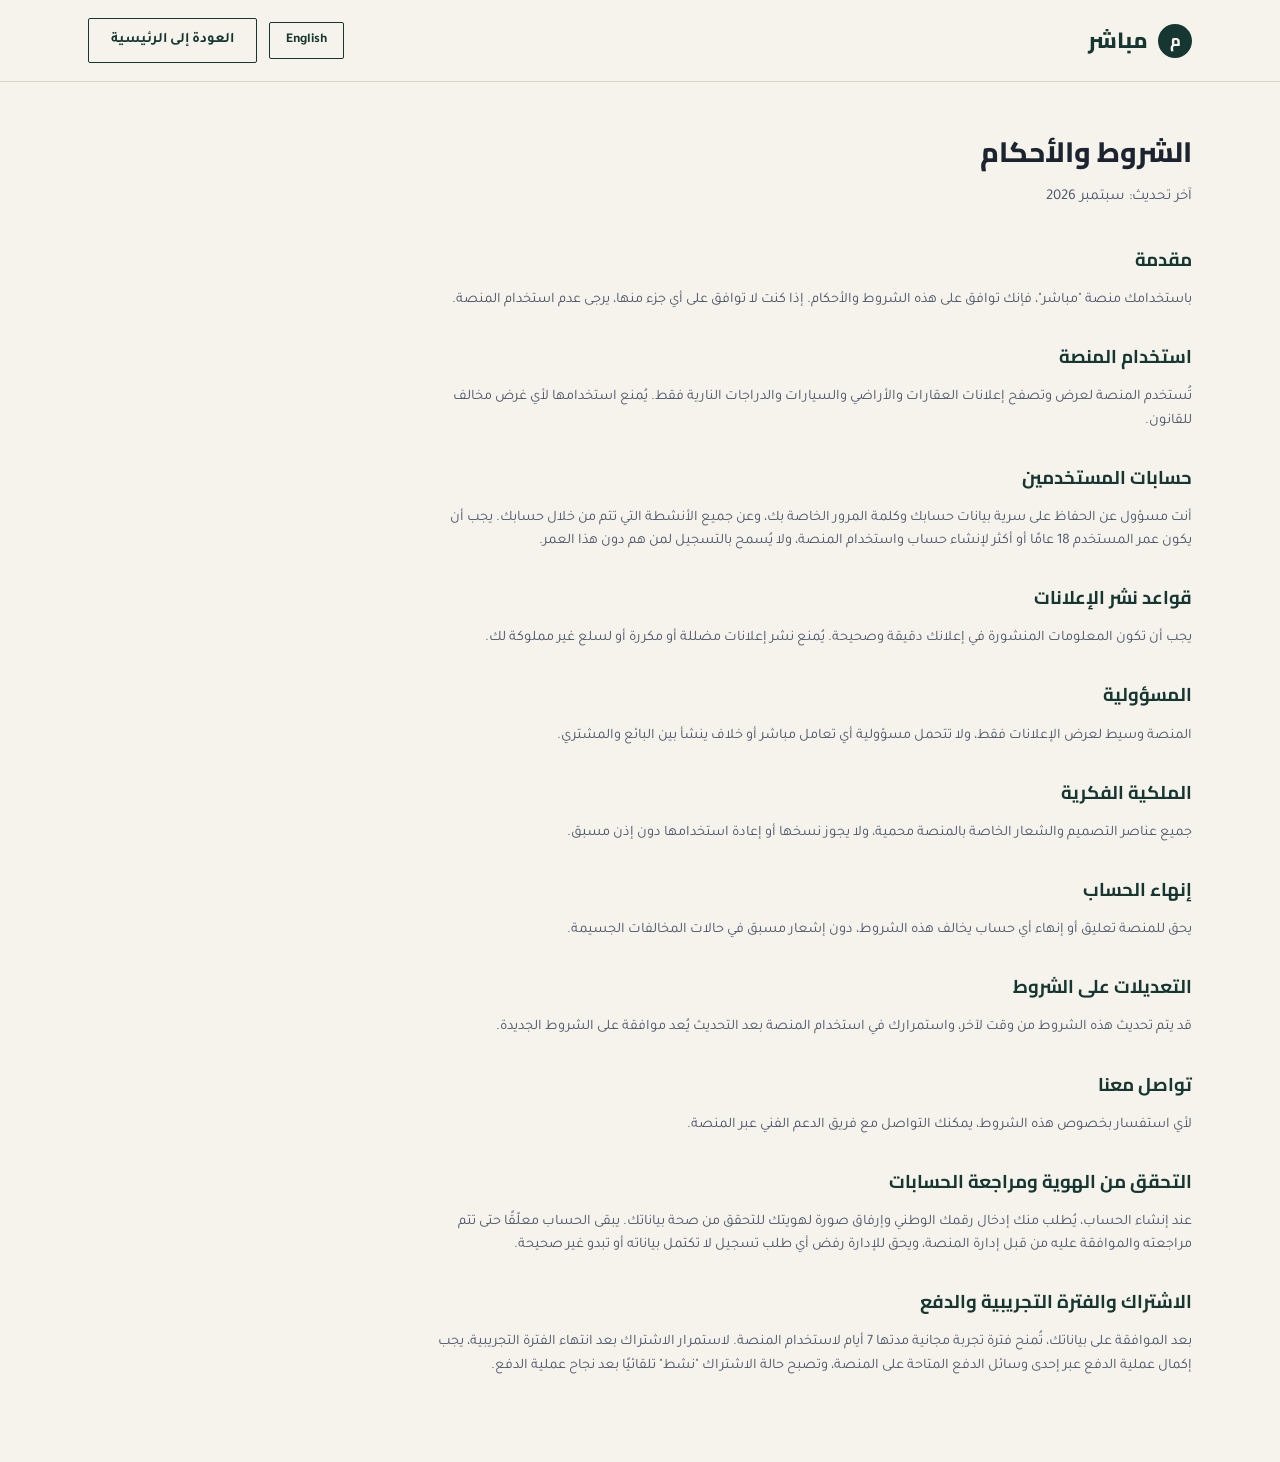
<file: version 0.1/terms.html>
<!DOCTYPE html>
<html lang="ar" dir="rtl">
<head>
<meta charset="UTF-8">
<meta name="viewport" content="width=device-width, initial-scale=1.0">
<title data-i18n-title="meta.terms.title">الشروط والأحكام | مباشر</title>
<link rel="preconnect" href="https://fonts.googleapis.com">
<link rel="preconnect" href="https://fonts.gstatic.com" crossorigin>
<link href="https://fonts.googleapis.com/css2?family=Tajawal:wght@400;500;700;900&family=Cairo:wght@400;600;800&display=swap" rel="stylesheet">
<link rel="stylesheet" href="styles.css">
</head>
<body class="listing-page">

<header class="listing-header">
  <div class="wrap">
    <div class="brand"><span class="brand-mark" id="brandAvatar">م</span> <span data-i18n="brand.name">مباشر</span></div>
    <div style="display:flex; align-items:center; gap:12px;">
      <div class="header-user-badge" id="headerUserBadge">
        <span class="header-user-avatar" id="headerUserAvatar">م</span>
        <span class="header-user-name" id="headerUserName"></span>
      </div>
      <button type="button" class="btn btn-ghost lang-toggle" id="langToggle">English</button>
      <a class="btn btn-ghost" href="index.html" data-i18n="auth.backHomeShort">العودة إلى الرئيسية</a>
    </div>
  </div>
</header>

<main class="listing-main">
  <div class="wrap">
    <div class="listing-intro">
      <h1 data-i18n="terms.heading">الشروط والأحكام</h1>
      <p class="legal-updated" data-i18n="legal.updated">آخر تحديث: سبتمبر 2026</p>
    </div>

    <div class="legal-content">
      <h2 data-i18n="terms.s1.heading">مقدمة</h2>
      <p data-i18n="terms.s1.body">باستخدامك منصة "مباشر"، فإنك توافق على هذه الشروط والأحكام. إذا كنت لا توافق على أي جزء منها، يرجى عدم استخدام المنصة.</p>

      <h2 data-i18n="terms.s2.heading">استخدام المنصة</h2>
      <p data-i18n="terms.s2.body">تُستخدم المنصة لعرض وتصفح إعلانات العقارات والأراضي والسيارات والدراجات النارية فقط. يُمنع استخدامها لأي غرض مخالف للقانون.</p>

      <h2 data-i18n="terms.s3.heading">حسابات المستخدمين</h2>
      <p data-i18n="terms.s3.body">أنت مسؤول عن الحفاظ على سرية بيانات حسابك وكلمة المرور الخاصة بك، وعن جميع الأنشطة التي تتم من خلال حسابك.</p>

      <h2 data-i18n="terms.s4.heading">قواعد نشر الإعلانات</h2>
      <p data-i18n="terms.s4.body">يجب أن تكون المعلومات المنشورة في إعلانك دقيقة وصحيحة. يُمنع نشر إعلانات مضللة أو مكررة أو لسلع غير مملوكة لك.</p>

      <h2 data-i18n="terms.s5.heading">المسؤولية</h2>
      <p data-i18n="terms.s5.body">المنصة وسيط لعرض الإعلانات فقط، ولا تتحمل مسؤولية أي تعامل مباشر أو خلاف ينشأ بين البائع والمشتري.</p>

      <h2 data-i18n="terms.s6.heading">الملكية الفكرية</h2>
      <p data-i18n="terms.s6.body">جميع عناصر التصميم والشعار الخاصة بالمنصة محمية، ولا يجوز نسخها أو إعادة استخدامها دون إذن مسبق.</p>

      <h2 data-i18n="terms.s7.heading">إنهاء الحساب</h2>
      <p data-i18n="terms.s7.body">يحق للمنصة تعليق أو إنهاء أي حساب يخالف هذه الشروط، دون إشعار مسبق في حالات المخالفات الجسيمة.</p>

      <h2 data-i18n="terms.s8.heading">التعديلات على الشروط</h2>
      <p data-i18n="terms.s8.body">قد يتم تحديث هذه الشروط من وقت لآخر، واستمرارك في استخدام المنصة بعد التحديث يُعد موافقة على الشروط الجديدة.</p>

      <h2 data-i18n="terms.s9.heading">تواصل معنا</h2>
      <p data-i18n="terms.s9.body">لأي استفسار بخصوص هذه الشروط، يمكنك التواصل مع فريق الدعم الفني عبر المنصة.</p>

      <h2 data-i18n="terms.s10.heading">التحقق من الهوية ومراجعة الحسابات</h2>
      <p data-i18n="terms.s10.body">عند إنشاء الحساب، يُطلب منك إدخال رقمك الوطني وإرفاق صورة لهويتك للتحقق من صحة بياناتك. يبقى الحساب معلّقًا حتى تتم مراجعته والموافقة عليه من قبل إدارة المنصة، ويحق للإدارة رفض أي طلب تسجيل لا تكتمل بياناته أو تبدو غير صحيحة.</p>

      <h2 data-i18n="terms.s11.heading">الاشتراك والفترة التجريبية والدفع</h2>
      <p data-i18n="terms.s11.body">بعد الموافقة على بياناتك، تُمنح فترة تجربة مجانية مدتها 7 أيام لاستخدام المنصة. لاستمرار الاشتراك بعد انتهاء الفترة التجريبية، يجب إكمال عملية الدفع عبر إحدى وسائل الدفع المتاحة على المنصة، وتصبح حالة الاشتراك "نشط" تلقائيًا بعد نجاح عملية الدفع.</p>
    </div>
  </div>
</main>

<div class="modal-overlay" id="profileModal">
  <div class="modal profile-modal">
    <button type="button" class="modal-close" id="closeProfile">×</button>
    <h3 data-i18n="profile.title">الملف الشخصي</h3>

    <div class="profile-photo-row">
      <div class="profile-photo-preview" id="profilePhotoPreview">م</div>
      <div>
        <label class="btn btn-ghost profile-photo-btn" for="profilePhotoInput" data-i18n="profile.changePhotoBtn">تغيير الصورة</label>
        <input type="file" id="profilePhotoInput" accept="image/*" style="display:none;">
      </div>
    </div>
    <div class="profile-account-info">
      <div class="profile-info-name" id="profileName"></div>
      <div class="profile-info-email" id="profileEmail"></div>
    </div>

    <div class="form-status" id="profileStatus"></div>

    <div class="form-field" id="profileAddressField">
      <label for="profileAddress" data-i18n="profile.addressLabel">العنوان</label>
      <input type="text" id="profileAddress" data-i18n-placeholder="profile.addressPlaceholder" placeholder="أدخل عنوانك">
    </div>
    <button type="button" class="btn btn-solid" id="saveAddressBtn" data-i18n="profile.saveAddressBtn" style="width:100%; margin-bottom:22px;">حفظ العنوان</button>

    <div class="form-section-title" data-i18n="profile.changePasswordTitle" style="margin-top:0;">تغيير كلمة المرور</div>
    <div class="form-field" id="currentPasswordField">
      <label for="currentPassword" data-i18n="profile.currentPasswordLabel">كلمة المرور الحالية</label>
      <input type="password" id="currentPassword">
      <span class="error-msg" data-i18n="profile.currentPasswordError">كلمة المرور الحالية غير صحيحة</span>
    </div>
    <div class="form-field" id="newPasswordProfileField">
      <label for="newPasswordProfile" data-i18n="profile.newPasswordLabel">كلمة المرور الجديدة</label>
      <input type="password" id="newPasswordProfile">
      <span class="error-msg" data-i18n="error.password">كلمة المرور يجب ألا تقل عن 6 أحرف</span>
    </div>
    <div class="form-field" id="confirmNewPasswordProfileField">
      <label for="confirmNewPasswordProfile" data-i18n="profile.confirmNewPasswordLabel">تأكيد كلمة المرور الجديدة</label>
      <input type="password" id="confirmNewPasswordProfile">
      <span class="error-msg" data-i18n="error.confirmPassword">كلمتا المرور غير متطابقتين</span>
    </div>
    <button type="button" class="btn btn-solid" id="savePasswordBtn" data-i18n="profile.savePasswordBtn" style="width:100%;">تحديث كلمة المرور</button>
  </div>
</div>

<script src="script.js"></script>

</body>
</html>
</file>
<file: version 0.1/styles.css>
:root{
    --ink:#1c2430;
    --ink-soft:#4a5568;
    --sand:#f6f3ec;
    --sand-deep:#eae4d6;
    --brass:#a9782f;
    --brass-deep:#8a5f22;
    --teal:#1f4d47;
    --teal-deep:#163731;
    --white:#ffffff;
    --line:#d9d2c0;
    --radius-card: 4px;
  }
  *{box-sizing:border-box;}
  html{scroll-behavior:smooth;}
  body{
    margin:0;
    font-family:'Tajawal', 'Cairo', sans-serif;
    background:var(--sand);
    color:var(--ink);
    line-height:1.6;
  }
  img{max-width:100%;display:block;}
  a{color:inherit;text-decoration:none;}
  ul{margin:0;padding:0;list-style:none;}
  h1,h2,h3{font-family:'Cairo', 'Tajawal', sans-serif; margin:0;}
  .wrap{max-width:1160px;margin:0 auto;padding:0 28px;}

  /* ===== Header ===== */
  header{
    position:sticky; top:0; z-index:50;
    background:var(--sand);
    border-bottom:1px solid var(--line);
  }
  .nav-row{
    display:flex; align-items:center; justify-content:space-between;
    padding:18px 0;
  }
  .brand{
    display:flex; align-items:center; gap:10px;
    font-family:'Cairo',sans-serif; font-weight:800; font-size:22px;
    color:var(--teal-deep);
  }
  .brand-mark{
    width:34px;height:34px;border-radius:50%;
    background:var(--teal-deep);
    display:flex;align-items:center;justify-content:center;
    color:var(--sand); font-size:16px; font-weight:800;
  }
  nav.links{display:flex; gap:34px;}
  nav.links a{
    font-size:15px; font-weight:500; color:var(--ink-soft);
    padding-bottom:4px; border-bottom:2px solid transparent;
    transition:border-color .2s, color .2s;
  }
  nav.links a:hover, nav.links a:focus-visible{color:var(--ink); border-color:var(--brass);}
  .auth-actions{display:flex; align-items:center; gap:14px;}
  .btn{
    display:inline-block; padding:10px 22px; font-size:14.5px; font-weight:700;
    border-radius:2px; cursor:pointer; border:1.5px solid transparent;
    font-family:inherit;
  }
  .btn-ghost{
    background:transparent; color:var(--teal-deep); border-color:var(--teal-deep);
  }
  .btn-ghost:hover{background:var(--teal-deep); color:var(--sand);}
  .btn-solid{
    background:var(--brass); color:var(--white);
  }
  .btn-solid:hover{background:var(--brass-deep);}

  /* ===== Hero ===== */
  .hero{
    background:var(--teal-deep);
    color:var(--sand);
    padding:78px 0 96px;
    position:relative;
    overflow:hidden;
  }
  .hero::after{
    content:"";
    position:absolute; inset:0;
    background:
      linear-gradient(180deg, rgba(22,55,49,0) 40%, var(--teal-deep) 100%),
      repeating-linear-gradient(115deg, rgba(169,120,47,.10) 0 2px, transparent 2px 64px);
    pointer-events:none;
  }
  .hero-inner{position:relative; z-index:1;}
  .hero-eyebrow{
    color:var(--brass); font-weight:700; font-size:14.5px; margin-bottom:18px;
  }
  .hero h1{
    font-size:44px; font-weight:800; max-width:760px; line-height:1.35;
    margin-bottom:20px;
  }
  .hero p{
    max-width:560px; color:#cfd9d6; font-size:17px; margin-bottom:36px;
  }

  .search-panel{
    background:var(--sand);
    border-radius:6px;
    padding:22px;
    display:grid;
    grid-template-columns:1fr 1fr 1fr auto;
    gap:14px;
    box-shadow:0 20px 45px rgba(0,0,0,.25);
  }
  .search-tabs{
    display:flex; gap:6px; margin-bottom:16px; grid-column:1 / -1;
  }
  .search-tab{
    padding:9px 20px; border-radius:20px; font-size:14px; font-weight:700;
    background:var(--sand-deep); color:var(--ink-soft); cursor:pointer;
    border:1px solid transparent;
  }
  .search-tab.active{background:var(--teal-deep); color:var(--sand);}
  .field{display:flex; flex-direction:column; gap:6px; text-align:right;}
  .field label{font-size:12.5px; color:var(--ink-soft); font-weight:600;}
  .field select, .field input{
    padding:11px 12px; border:1px solid var(--line); border-radius:3px;
    font-family:inherit; font-size:14.5px; background:var(--white); color:var(--ink);
  }
  .search-panel .btn-solid{
    align-self:end; padding:12px 30px; white-space:nowrap;
  }

  /* ===== Section shell ===== */
  section{padding:64px 0;}
  .section-head{
    display:flex; align-items:flex-end; justify-content:space-between;
    margin-bottom:34px; gap:20px; flex-wrap:wrap;
  }
  .section-head h2{font-size:28px; font-weight:800;}
  .section-head p{color:var(--ink-soft); font-size:15px; margin-top:6px;}
  .see-all{font-size:14.5px; font-weight:700; color:var(--brass-deep); border-bottom:1.5px solid var(--brass-deep); padding-bottom:2px;}

  /* ===== Category strip ===== */
  .category-strip{
    display:grid; grid-template-columns:repeat(5,1fr); gap:16px;
  }
  .cat-card{
    background:var(--white); border:1px solid var(--line); border-radius:var(--radius-card);
    padding:22px; display:flex; align-items:center; gap:14px;
  }
  .cat-icon{
    width:46px;height:46px;border-radius:50%;
    background:var(--sand-deep); display:flex; align-items:center; justify-content:center;
    font-size:20px; color:var(--teal-deep); flex-shrink:0;
  }
  .cat-card h3{font-size:16px; font-weight:700; margin-bottom:3px;}
  .cat-card span{font-size:13px; color:var(--ink-soft);}

  /* ===== Listing grid ===== */
  .grid{
    display:grid; grid-template-columns:repeat(3,1fr); gap:24px;
  }
  .card{
    background:var(--white); border:1px solid var(--line); border-radius:var(--radius-card);
    overflow:hidden;
  }
  .card-media{
    height:190px; background-size:cover; background-position:center;
    position:relative;
  }
  .badge{
    position:absolute; top:12px; right:12px;
    background:var(--teal-deep); color:var(--sand);
    font-size:12px; font-weight:700; padding:5px 12px; border-radius:20px;
  }
  .badge.sale{background:var(--brass);}
  .card-body{padding:18px;}
  .card-price{font-size:19px; font-weight:800; color:var(--teal-deep); margin-bottom:6px;}
  .card-title{font-size:15.5px; font-weight:700; margin-bottom:6px;}
  .card-loc{font-size:13.5px; color:var(--ink-soft); margin-bottom:14px;}
  .card-specs{
    display:flex; gap:14px; padding-top:14px; border-top:1px solid var(--line);
    font-size:13px; color:var(--ink-soft);
  }
  .card-specs b{color:var(--ink); font-weight:700;}

  /* real estate media placeholders */
  .m1{background-image:linear-gradient(135deg,#2c4a45,#1c2430);}
  .m2{background-image:linear-gradient(135deg,#8a5f22,#a9782f);}
  .m3{background-image:linear-gradient(135deg,#3a5a54,#a9782f);}
  .m4{background-image:linear-gradient(135deg,#1c2430,#4a5568);}
  .m5{background-image:linear-gradient(135deg,#163731,#8a5f22);}
  .m6{background-image:linear-gradient(135deg,#4a5568,#1c2430);}

  /* ===== Split promo ===== */
  .promo{
    background:var(--sand-deep);
  }
  .promo-inner{
    display:grid; grid-template-columns:1fr 1fr; gap:50px; align-items:center;
  }
  .promo-media{
    height:300px; border-radius:6px;
    background-image:linear-gradient(135deg,#a9782f,#163731);
  }
  .promo-text h2{font-size:28px; margin-bottom:16px;}
  .promo-text p{color:var(--ink-soft); margin-bottom:26px; max-width:440px;}
  .promo-list{display:flex; flex-direction:column; gap:12px; margin-bottom:28px;}
  .promo-list li{display:flex; gap:10px; align-items:flex-start; font-size:14.5px;}
  .promo-list li::before{content:"—"; color:var(--brass); font-weight:800;}

  /* ===== Footer ===== */
  footer{background:var(--teal-deep); color:#c8d3d0; padding:52px 0 26px;}
  .foot-grid{
    display:grid; grid-template-columns:2fr 1fr 1fr 1fr; gap:40px; margin-bottom:40px;
  }
  .foot-brand{font-family:'Cairo',sans-serif; font-weight:800; font-size:20px; color:var(--sand); margin-bottom:12px;}
  .foot-grid h4{color:var(--sand); font-size:14.5px; margin-bottom:16px;}
  .foot-grid ul li{margin-bottom:10px; font-size:14px; color:#a9b8b4;}
  .foot-bottom{
    border-top:1px solid rgba(255,255,255,.12); padding-top:20px;
    font-size:13px; color:#8fa19d; text-align:center;
  }

  /* ===== Modal (login) ===== */
  .modal-overlay{
    position:fixed; inset:0; background:rgba(28,36,48,.55);
    display:none; align-items:center; justify-content:center; z-index:100;
  }
  .modal-overlay.open{display:flex;}
  .modal{
    background:var(--white); border-radius:6px; padding:36px; width:380px; max-width:90vw;
    position:relative;
  }
  .modal h3{font-size:21px; font-weight:800; margin-bottom:6px;}
  .modal p.sub{color:var(--ink-soft); font-size:14px; margin-bottom:24px;}
  .modal .form-field{margin-bottom:16px;}
  .modal .btn-solid, .modal .submit-btn{width:100%; padding:12px; margin-top:6px;}
  .modal-close{
    position:absolute; top:16px; left:16px; background:none; border:none;
    font-size:20px; color:var(--ink-soft); cursor:pointer;
  }
  .modal-step{display:none;}
  .modal-step.active{display:block;}
  .otp-display{
    background:var(--sand-deep); border:1px dashed var(--brass);
    border-radius:4px; padding:14px; text-align:center;
    font-size:24px; font-weight:800; letter-spacing:6px; color:var(--teal-deep);
    margin-bottom:14px;
  }
  .otp-note{font-size:12.5px; color:var(--ink-soft); margin-bottom:20px; text-align:center; line-height:1.6;}

  @media (max-width:880px){
    nav.links{display:none;}
    .hero h1{font-size:32px;}
    .search-panel{grid-template-columns:1fr 1fr;}
    .category-strip{grid-template-columns:repeat(2,1fr);}
    .grid{grid-template-columns:1fr;}
    .promo-inner{grid-template-columns:1fr;}
    .foot-grid{grid-template-columns:1fr 1fr;}
  }

/* ===== Auth pages (login / signup) ===== */
.auth-page{
  min-height:100vh;
  display:grid;
  grid-template-columns:1fr 1fr;
}
.auth-visual{
  background:var(--teal-deep);
  background-image:
    linear-gradient(180deg, rgba(22,55,49,.4), rgba(22,55,49,.9)),
    repeating-linear-gradient(115deg, rgba(169,120,47,.12) 0 2px, transparent 2px 64px);
  color:var(--sand);
  display:flex;
  flex-direction:column;
  justify-content:space-between;
  padding:44px;
}
.auth-visual .brand{color:var(--sand); font-size:22px; font-weight:800; font-family:'Cairo',sans-serif; display:flex; align-items:center; gap:10px;}
.auth-visual .brand-mark{
  width:34px;height:34px;border-radius:50%;
  background:var(--brass); color:var(--teal-deep);
  display:flex;align-items:center;justify-content:center;
  font-size:16px; font-weight:800;
}
.auth-visual .quote{max-width:400px;}
.auth-visual .quote h2{font-size:26px; line-height:1.5; margin-bottom:14px;}
.auth-visual .quote p{color:#cfd9d6; font-size:14.5px;}
.auth-visual .foot-note{font-size:13px; color:#8fa19d;}

.auth-form-side{
  display:flex; align-items:center; justify-content:center;
  padding:44px; overflow-y:auto;
}
.auth-box{width:100%; max-width:380px;}
.auth-box .back-link{
  font-size:13.5px; color:var(--ink-soft); margin-bottom:28px; display:inline-block;
}
.auth-box h1{font-size:26px; font-weight:800; margin-bottom:8px;}
.auth-box p.sub{color:var(--ink-soft); font-size:14.5px; margin-bottom:32px;}

.form-field{margin-bottom:18px; text-align:right;}
.form-field label{
  display:block; font-size:13px; font-weight:700; color:var(--ink); margin-bottom:7px;
}
.form-field input,
.form-field select,
.form-field textarea{
  width:100%; padding:12px 14px; border:1px solid var(--line); border-radius:3px;
  font-family:inherit; font-size:14.5px; background:var(--white); color:var(--ink);
  transition:border-color .15s;
}
.form-field textarea{resize:vertical; min-height:90px;}
.form-field input:focus,
.form-field select:focus,
.form-field textarea:focus{outline:none; border-color:var(--brass);}
.form-field input[type="file"]{
  padding:10px 12px; border:1.5px dashed var(--line); background:var(--sand-deep);
  cursor:pointer; font-size:13.5px;
}
.form-field input[type="file"]:hover{border-color:var(--brass);}
.form-field .error-msg{
  display:none; color:#b3423a; font-size:12.5px; margin-top:6px;
}
.form-field.invalid input,
.form-field.invalid select,
.form-field.invalid textarea{border-color:#b3423a;}
.form-field.invalid .error-msg{display:block;}
.form-field .hint{font-size:12px; color:var(--ink-soft); margin-top:6px;}

.field-row{
  display:flex; align-items:center; justify-content:space-between;
  margin-bottom:24px; font-size:13.5px;
}
.remember{display:flex; align-items:center; gap:7px; color:var(--ink-soft);}
.remember input{width:15px; height:15px;}
.forgot-link{color:var(--brass-deep); font-weight:700;}
.forgot-link:hover{text-decoration:underline;}

.terms-row{
  display:flex; align-items:flex-start; gap:8px; margin-bottom:22px; font-size:13px; color:var(--ink-soft);
}
.terms-row input{width:15px; height:15px; margin-top:2px; flex-shrink:0;}
.terms-row a{color:var(--brass-deep); font-weight:700;}

/* ===== Subscription plan picker (signup) ===== */
.plan-intro{
  font-size:13.5px; color:var(--ink-soft); margin:-6px 0 16px;
}
.plan-picker{
  display:grid; grid-template-columns:1fr 1fr; gap:14px; margin-bottom:22px;
}
.plan-option{
  position:relative; display:flex; flex-direction:column; gap:3px;
  border:1.5px solid var(--line); border-radius:6px; padding:18px 16px 16px;
  cursor:pointer; background:var(--white);
  transition:border-color .15s, background .15s, box-shadow .15s;
}
.plan-option:hover{border-color:var(--brass);}
.plan-option.active{
  border-color:var(--brass); background:var(--sand-deep);
  box-shadow:0 0 0 1px var(--brass);
}
.plan-option input[type="radio"]{
  position:absolute; top:14px; inset-inline-end:14px;
  width:16px; height:16px; accent-color:var(--brass); margin:0;
}
.plan-name{font-size:14.5px; font-weight:700; color:var(--ink);}
.plan-price{font-size:21px; font-weight:800; color:var(--teal-deep); margin-top:2px;}
.plan-currency-unit{font-size:13px; font-weight:600; color:var(--ink-soft);}
.plan-period{font-size:12px; color:var(--ink-soft);}
.plan-badge{
  position:absolute; top:-11px; inset-inline-start:14px;
  background:var(--brass); color:var(--white);
  font-size:11px; font-weight:700; padding:3px 11px; border-radius:20px;
}
.plan-savings{font-size:12px; font-weight:700; color:var(--teal-deep); margin-top:6px;}
.plan-compare-note{font-size:11px; color:var(--ink-soft); margin-top:2px;}

@media (max-width:480px){
  .plan-picker{grid-template-columns:1fr;}
}

.submit-btn{
  width:100%; padding:13px; background:var(--brass); color:var(--white);
  border:none; border-radius:2px; font-family:inherit; font-size:15px; font-weight:700;
  cursor:pointer; transition:background .15s;
}
.submit-btn:hover{background:var(--brass-deep);}
.submit-btn:disabled{background:var(--line); cursor:not-allowed;}

.divider{
  display:flex; align-items:center; gap:12px; margin:26px 0; color:var(--ink-soft); font-size:13px;
}
.divider::before, .divider::after{content:""; flex:1; height:1px; background:var(--line);}

.signup-note{text-align:center; font-size:14px; color:var(--ink-soft);}
.signup-note a{color:var(--brass-deep); font-weight:700;}

.form-status{
  display:none; padding:11px 14px; border-radius:3px; font-size:13.5px; margin-bottom:18px;
}
.form-status.show{display:block;}
.form-status.success{background:#e4efe9; color:var(--teal-deep);}
.form-status.error{background:#f6e4e2; color:#b3423a;}

@media (max-width:800px){
  .auth-page{grid-template-columns:1fr;}
  .auth-visual{display:none;}
}

/* ===== Add-listing page ===== */
.listing-page{background:var(--sand); min-height:100vh;}
.listing-header{
  background:var(--sand); border-bottom:1px solid var(--line); padding:18px 0;
}
.listing-header .wrap{display:flex; align-items:center; justify-content:space-between;}
.listing-main{padding:48px 0 80px;}
.listing-intro{max-width:600px; margin-bottom:36px;}
.listing-intro h1{font-size:28px; font-weight:800; margin-bottom:10px;}
.listing-intro p{color:var(--ink-soft); font-size:15px;}

.category-picker{
  display:grid; grid-template-columns:repeat(5,1fr); gap:12px; margin-bottom:36px;
}
.category-option{
  background:var(--white); border:1.5px solid var(--line); border-radius:4px;
  padding:16px 10px; text-align:center; cursor:pointer; font-size:13.5px; font-weight:700;
  color:var(--ink-soft); transition:border-color .15s, color .15s;
}
.category-option .cat-emoji{font-size:22px; display:block; margin-bottom:8px;}
.category-option.active{border-color:var(--brass); color:var(--teal-deep); background:var(--sand-deep);}

.listing-form-card{
  background:var(--white); border:1px solid var(--line); border-radius:6px; padding:32px; max-width:640px;
}
.form-grid-2{display:grid; grid-template-columns:1fr 1fr; gap:18px;}
.field-group{display:none;}
.field-group.active{display:block;}
.listing-details{display:none;}
.listing-details.active{display:block;}
.form-section-title{font-size:15px; font-weight:700; color:var(--teal-deep); margin:26px 0 16px; padding-top:20px; border-top:1px solid var(--line);}
.form-section-title:first-of-type{margin-top:0; padding-top:0; border-top:none;}

@media (max-width:800px){
  .category-picker{grid-template-columns:repeat(3,1fr);}
  .form-grid-2{grid-template-columns:1fr;}
}

/* ===== Language toggle ===== */
.lang-toggle{
  font-family:inherit; font-size:13.5px; padding:9px 16px;
}
.back-row{
  display:flex; align-items:center; justify-content:space-between; margin-bottom:28px;
}
.auth-box .back-row .back-link{margin-bottom:0;}

/* ===== Legal pages (privacy / terms) ===== */
.legal-content{max-width:760px;}
.legal-content h2{
  font-size:18.5px; font-weight:700; color:var(--teal-deep);
  margin:30px 0 10px;
}
.legal-content h2:first-child{margin-top:0;}
.legal-content p{color:var(--ink-soft); font-size:14.5px; margin-bottom:4px;}
.legal-updated{color:var(--ink-soft); font-size:13px; margin-top:4px;}

/* ===== Auth-required notice (add-listing / messages) ===== */
.auth-required-notice{text-align:center; padding:44px 32px;}
.auth-required-notice p{color:var(--ink-soft); font-size:15px; margin-bottom:22px;}
.auth-required-actions{display:flex; gap:12px; justify-content:center; flex-wrap:wrap;}

/* ===== Listing cards as links / empty state ===== */
.card-link{display:block; transition:box-shadow .15s, transform .15s;}
.card-link:hover{box-shadow:0 14px 30px rgba(28,36,48,.12); transform:translateY(-2px);}
.card-media-empty{background-image:linear-gradient(135deg,#3a5a54,#1c2430);}
.empty-state{
  grid-column:1 / -1;
  background:var(--white); border:1.5px dashed var(--line); border-radius:var(--radius-card);
  padding:48px 24px; text-align:center; color:var(--ink-soft); font-size:15px;
}

/* ===== Listing detail page ===== */
.detail-layout{
  display:grid; grid-template-columns:1.3fr 1fr; gap:40px; align-items:start;
}
.detail-gallery{
  background:var(--white); border:1px solid var(--line); border-radius:6px; overflow:hidden;
}
.main-photo{width:100%; height:360px; object-fit:cover; display:block; background:var(--sand-deep);}
.no-photo-placeholder{
  height:360px; display:flex; align-items:center; justify-content:center;
  color:var(--ink-soft); font-size:14.5px; background:var(--sand-deep);
}
.thumb-strip{display:flex; gap:10px; padding:14px; flex-wrap:wrap;}
.thumb-strip .thumb{
  width:68px; height:68px; object-fit:cover; border-radius:3px; cursor:pointer;
  border:2px solid transparent; opacity:.7; transition:opacity .15s, border-color .15s;
}
.thumb-strip .thumb:hover{opacity:1;}
.thumb-strip .thumb.active{opacity:1; border-color:var(--brass);}

.detail-info{
  background:var(--white); border:1px solid var(--line); border-radius:6px; padding:28px;
}
.detail-category{position:static; display:inline-block; margin-bottom:14px;}
.detail-price{font-size:26px; font-weight:800; color:var(--teal-deep); margin-bottom:8px;}
.detail-title{font-size:21px; font-weight:800; margin-bottom:8px;}
.detail-loc{font-size:14.5px; color:var(--ink-soft); margin-bottom:18px;}
.detail-specs{
  display:flex; gap:16px; flex-wrap:wrap; padding:16px 0; margin-bottom:6px;
  border-top:1px solid var(--line); border-bottom:1px solid var(--line);
  font-size:13.5px; color:var(--ink-soft);
}
.detail-specs b{color:var(--ink); font-weight:700;}
.detail-description{color:var(--ink-soft); font-size:14.5px; margin:0 0 8px; white-space:pre-line;}

.contact-panel{margin-top:30px; padding-top:26px; border-top:1px solid var(--line);}
.contact-note p{color:var(--ink-soft); font-size:14.5px; margin-bottom:16px;}

.thread-messages{
  display:flex; flex-direction:column; gap:10px; max-height:260px; overflow-y:auto;
  margin-bottom:16px; padding-inline-end:4px;
}
.thread-empty{color:var(--ink-soft); font-size:13.5px;}
.msg-bubble{
  max-width:82%; padding:10px 14px; border-radius:10px; font-size:14px; line-height:1.5;
}
.msg-bubble p{margin:0;}
.msg-bubble.mine{
  align-self:flex-end; background:var(--teal-deep); color:var(--sand); border-end-end-radius:2px;
}
.msg-bubble.theirs{
  align-self:flex-start; background:var(--sand-deep); color:var(--ink); border-end-start-radius:2px;
}

@media (max-width:880px){
  .detail-layout{grid-template-columns:1fr;}
}

/* ===== Messages inbox page ===== */
.threads-list{display:flex; flex-direction:column; gap:16px; max-width:760px;}
.thread-card{
  background:var(--white); border:1px solid var(--line); border-radius:6px; padding:20px 22px; cursor:pointer;
}
.thread-card-header{display:flex; align-items:center; justify-content:space-between; gap:12px; margin-bottom:6px;}
.thread-card-title{font-size:15.5px; font-weight:700;}
.thread-card-other{font-size:13px; color:var(--ink-soft);}
.thread-card-snippet{
  font-size:13.5px; color:var(--ink-soft); overflow:hidden; text-overflow:ellipsis;
  white-space:nowrap;
}
.thread-card-body{
  display:none; flex-direction:column; gap:10px; margin:18px 0; max-height:280px; overflow-y:auto;
}
.thread-card.open .thread-card-body{display:flex;}
.thread-reply-form{display:none; gap:10px; flex-direction:column;}
.thread-card.open .thread-reply-form{display:flex;}
.thread-reply-form textarea{
  width:100%; min-height:64px; padding:10px 12px; border:1px solid var(--line); border-radius:3px;
  font-family:inherit; font-size:14px; resize:vertical;
}
.thread-reply-form .btn{align-self:flex-start;}

/* ===== Profile avatar (brand mark) & profile modal ===== */
.brand-mark{background-size:cover; background-position:center; overflow:hidden;}
.brand-mark-clickable{cursor:pointer; transition:box-shadow .15s;}
.brand-mark-clickable:hover{box-shadow:0 0 0 2px var(--brass);}
.brand-mark.has-photo{color:transparent;}

/* ===== شارة اسم المستخدم في أعلى الصفحة ===== */
.header-user-badge{
  display:none; align-items:center; gap:8px;
  cursor:pointer; padding:4px 6px 4px 4px; border-radius:20px;
  transition:background .15s;
}
[dir="ltr"] .header-user-badge{padding:4px 4px 4px 6px;}
.header-user-badge:hover{background:rgba(0,0,0,0.04);}
.header-user-badge.show{display:flex;}
.header-user-avatar{
  width:30px;height:30px;border-radius:50%;flex:none;
  background:var(--teal-deep); color:var(--sand);
  display:flex;align-items:center;justify-content:center;
  font-size:14px;font-weight:800;
  background-size:cover; background-position:center; overflow:hidden;
}
.header-user-avatar.has-photo{color:transparent;}
.header-user-name{
  font-size:14px; font-weight:700; color:var(--ink);
  max-width:140px; overflow:hidden; text-overflow:ellipsis; white-space:nowrap;
}

.profile-modal{width:420px; max-height:88vh; overflow-y:auto;}
.profile-photo-row{display:flex; align-items:center; gap:16px; margin-bottom:18px;}
.profile-photo-preview{
  width:64px; height:64px; border-radius:50%; flex-shrink:0;
  background:var(--teal-deep); background-size:cover; background-position:center;
  display:flex; align-items:center; justify-content:center;
  color:var(--sand); font-size:22px; font-weight:800;
}
.profile-photo-preview.has-photo{color:transparent;}
.profile-photo-btn{font-size:13px; padding:8px 16px; cursor:pointer;}
.profile-account-info{margin-bottom:20px; padding-bottom:18px; border-bottom:1px solid var(--line);}
.profile-info-name{font-size:16px; font-weight:800; color:var(--ink);}
.profile-info-email{font-size:13.5px; color:var(--ink-soft); margin-top:2px;}

/* ===== Sold badge / sold card state ===== */
.badge-sold{background:var(--ink-soft) !important; color:var(--white);}
.card-sold{opacity:.72;}
.card-sold .card-media{filter:grayscale(.35);}
.detail-sold-badge{margin-inline-start:8px;}

/* ===== Current photos preview (edit mode) ===== */
#currentPhotosPreview{margin-top:12px;}
.current-photos-label{font-size:12.5px; font-weight:700; color:var(--ink-soft); margin-bottom:8px;}
.current-photos-strip{display:flex; gap:10px; flex-wrap:wrap;}
.current-photos-strip img{
  width:64px; height:64px; object-fit:cover; border-radius:3px; border:1px solid var(--line);
}

/* ===== Report ad / hidden-by-admin notice ===== */
.hidden-by-admin-notice{
  background:#f6e4e2; color:#8a2f27; border:1px solid #e0b3ad;
  border-radius:4px; padding:10px 14px; font-size:13px; margin-bottom:14px;
}
.report-panel{margin-top:18px; padding-top:16px; border-top:1px solid var(--line);}
.report-link{font-size:12.5px; color:var(--ink-soft); text-decoration:underline; cursor:pointer;}
#reportFormWrap{margin-top:12px;}
#reportFormWrap .btn{padding:8px 16px; font-size:13px;}

/* ===== My Ads (my-listings.html) ===== */
.my-listings-grid{display:flex; flex-direction:column; gap:16px; max-width:820px;}
.my-listing-row{
  background:var(--white); border:1px solid var(--line); border-radius:6px;
  padding:16px; display:flex; align-items:center; gap:18px; flex-wrap:wrap;
}
.my-listing-row.sold{opacity:.75;}
.my-listing-thumb{
  width:88px; height:66px; flex-shrink:0; border-radius:4px;
  background-size:cover; background-position:center; background-color:var(--sand-deep);
}
.my-listing-info{flex:1; min-width:180px;}
.my-listing-title{font-size:15px; font-weight:700; margin-bottom:4px;}
.my-listing-price{font-size:14px; color:var(--teal-deep); font-weight:700; margin-bottom:6px;}
.my-listing-status{
  display:inline-block; font-size:11.5px; font-weight:700; padding:3px 10px; border-radius:20px;
}
.my-listing-status.active{background:#e4efe9; color:var(--teal-deep);}
.my-listing-status.sold{background:#e8e8e8; color:var(--ink-soft);}
.my-listing-actions{display:flex; gap:8px; flex-wrap:wrap;}
.my-listing-actions .btn{padding:8px 14px; font-size:13px;}
.my-listing-delete{
  background:transparent; color:#b3423a; border-color:#b3423a;
}
.my-listing-delete:hover{background:#b3423a; color:var(--white);}

/* ===== شريط تنبيه وضع الصيانة ===== */
.maintenance-banner{
  background:#f6e4e2; color:#8a2f27; text-align:center; font-size:13.5px; font-weight:600;
  padding:10px 16px;
}

/* ===== لوحة تحكم الإدارة (admin.html) ===== */
.admin-badge{
  font-size:11px; font-weight:700; color:var(--teal-deep); background:var(--sand-deep);
  border:1px solid var(--line); border-radius:20px; padding:2px 10px; margin-inline-start:6px;
}
.admin-shell{display:grid; grid-template-columns:220px 1fr; gap:26px; align-items:start;}
.admin-sidebar{
  background:var(--white); border:1px solid var(--line); border-radius:var(--radius-card);
  padding:18px 14px; position:sticky; top:18px;
}
.admin-role-chip{font-size:13px; font-weight:700; color:var(--teal-deep); margin-bottom:14px; padding-bottom:14px; border-bottom:1px solid var(--line);}
.admin-nav{display:flex; flex-direction:column; gap:4px;}
.admin-nav button{
  text-align:start; background:transparent; border:none; border-radius:3px; padding:10px 12px;
  font-family:inherit; font-size:14px; color:var(--ink-soft); cursor:pointer;
}
.admin-nav button:hover{background:var(--sand-deep); color:var(--ink);}
.admin-nav button.active{background:var(--teal-deep); color:var(--white);}
.admin-content{min-width:0;}
.admin-section{
  background:var(--white); border:1px solid var(--line); border-radius:var(--radius-card);
  padding:26px; margin-bottom:22px;
}
.admin-section h2{margin:0 0 18px; font-size:19px;}
.admin-section-head{display:flex; align-items:center; justify-content:space-between; gap:14px; flex-wrap:wrap; margin-bottom:18px;}
.admin-section-head h2{margin:0;}
.admin-search{
  padding:9px 12px; border:1px solid var(--line); border-radius:3px; font-family:inherit;
  font-size:13.5px; min-width:220px;
}
.admin-note{font-size:13px; color:var(--ink-soft); margin:-6px 0 18px; line-height:1.7;}

.admin-stats-grid{display:grid; grid-template-columns:repeat(auto-fit, minmax(150px, 1fr)); gap:14px; margin-bottom:6px;}
.admin-stat-tile{background:var(--sand-deep); border-radius:var(--radius-card); padding:16px;}
.admin-stat-value{font-size:22px; font-weight:800; color:var(--teal-deep); margin-bottom:4px;}
.admin-stat-label{font-size:12.5px; color:var(--ink-soft);}

.admin-panel{border-top:1px solid var(--line); margin-top:24px; padding-top:22px;}
.admin-panel h3{font-size:15.5px; margin:0 0 14px;}

.admin-table-wrap{overflow-x:auto;}
.admin-table{width:100%; border-collapse:collapse; font-size:13.5px;}
.admin-table th, .admin-table td{
  padding:10px 12px; border-bottom:1px solid var(--line); text-align:start; white-space:nowrap;
}
.admin-table th{color:var(--ink-soft); font-size:12px; font-weight:700;}
.admin-table td a{color:var(--teal-deep); font-weight:600;}
.admin-actions-cell{display:flex; gap:6px; flex-wrap:wrap;}

.btn-xs{padding:6px 11px !important; font-size:12px !important;}
.btn-danger{border-color:#b3423a; color:#b3423a;}
.btn-danger:hover{background:#b3423a; color:var(--white);}

.admin-mini-select{
  padding:6px 8px; border:1px solid var(--line); border-radius:3px; font-family:inherit; font-size:12.5px;
}

.admin-badge-chip{
  display:inline-block; font-size:11.5px; font-weight:700; padding:3px 10px; border-radius:20px; white-space:nowrap;
}
.chip-ok{background:#e4efe9; color:var(--teal-deep);}
.chip-danger{background:#f6e4e2; color:#8a2f27;}
.chip-warn{background:#faedd0; color:#8a5f22;}
.chip-neutral{background:#e8e8e8; color:var(--ink-soft);}

.admin-inline-form{display:flex; gap:10px; flex-wrap:wrap; align-items:center; margin-bottom:18px;}
.admin-inline-form input, .admin-inline-form select{
  padding:9px 12px; border:1px solid var(--line); border-radius:3px; font-family:inherit; font-size:13.5px;
}
.admin-inline-form .btn{padding:9px 18px; font-size:13.5px;}

.admin-content-field-group{border:1px solid var(--line); border-radius:var(--radius-card); padding:16px; margin-bottom:16px;}
.admin-content-field-heading{font-size:12px; font-weight:700; color:var(--brass-deep); margin-bottom:10px; direction:ltr; text-align:start;}

.admin-city-row{display:grid; grid-template-columns:110px 1fr 40px; align-items:center; gap:12px; margin-bottom:10px; font-size:13px;}
.admin-city-name{color:var(--ink-soft);}
.admin-city-bar-wrap{background:var(--sand-deep); border-radius:20px; height:10px; overflow:hidden;}
.admin-city-bar{display:block; height:100%; background:var(--brass); border-radius:20px;}
.admin-city-count{text-align:end; font-weight:700; color:var(--teal-deep);}

@media (max-width: 720px){
  .admin-shell{grid-template-columns:1fr;}
  .admin-sidebar{position:static;}
  .admin-nav{flex-direction:row; flex-wrap:wrap;}
}

/* ===== صورة الهوية المصغّرة في لوحة الإدارة ===== */
.admin-id-photo-thumb{
  width:56px; height:38px; object-fit:cover; border-radius:3px; border:1px solid var(--line); display:block;
}

/* ===== صفحة اشتراكي (subscription.html) ===== */
.sub-status-row{display:flex; align-items:center; gap:12px; flex-wrap:wrap; margin-bottom:18px; font-size:14px; color:var(--ink-soft);}
#subTrialInfo, #subActiveInfo{
  background:#e4efe9; color:var(--teal-deep); border-radius:var(--radius-card); padding:12px 16px; font-size:13.5px; margin-bottom:18px;
}
#subRejectedInfo{
  background:#f6e4e2; color:#8a2f27; border-radius:var(--radius-card); padding:12px 16px; font-size:13.5px; margin-bottom:18px;
}
.payment-method-picker{display:grid; grid-template-columns:repeat(auto-fill, minmax(180px, 1fr)); gap:12px; margin:16px 0 20px;}
.payment-method-option{
  display:flex; align-items:center; gap:10px; border:1.5px solid var(--line); border-radius:6px; padding:14px 16px;
  cursor:pointer; font-size:13.5px; font-weight:600;
}
.payment-method-option:has(input:checked){border-color:var(--brass); background:#faf6ec;}
.payment-method-option input{margin:0;}

/* ===== LTR (English) direction overrides ===== */
html[dir="ltr"] .field,
html[dir="ltr"] .form-field{text-align:left;}
html[dir="ltr"] .badge{right:auto; left:12px;}
html[dir="ltr"] .modal-close{left:auto; right:16px;}
html[dir="ltr"] .promo-list li::before{content:"—";}
</file>
